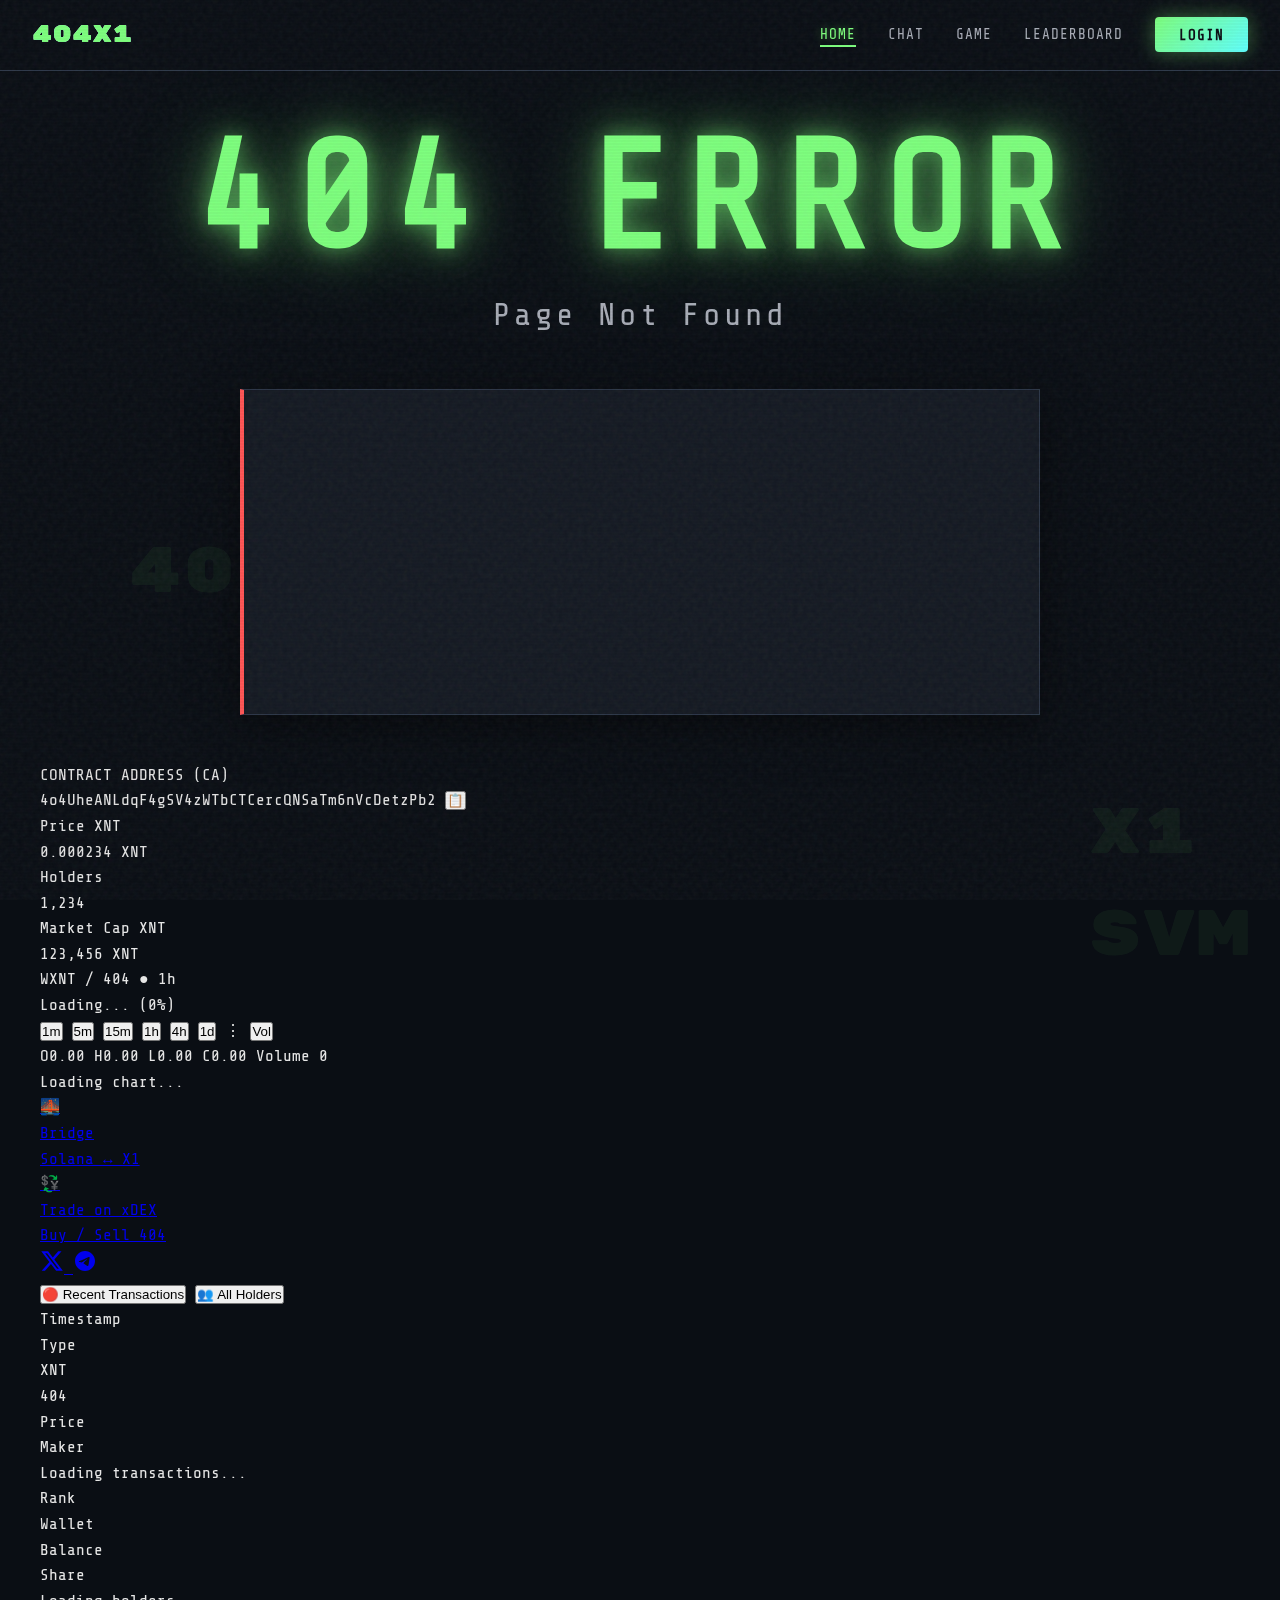
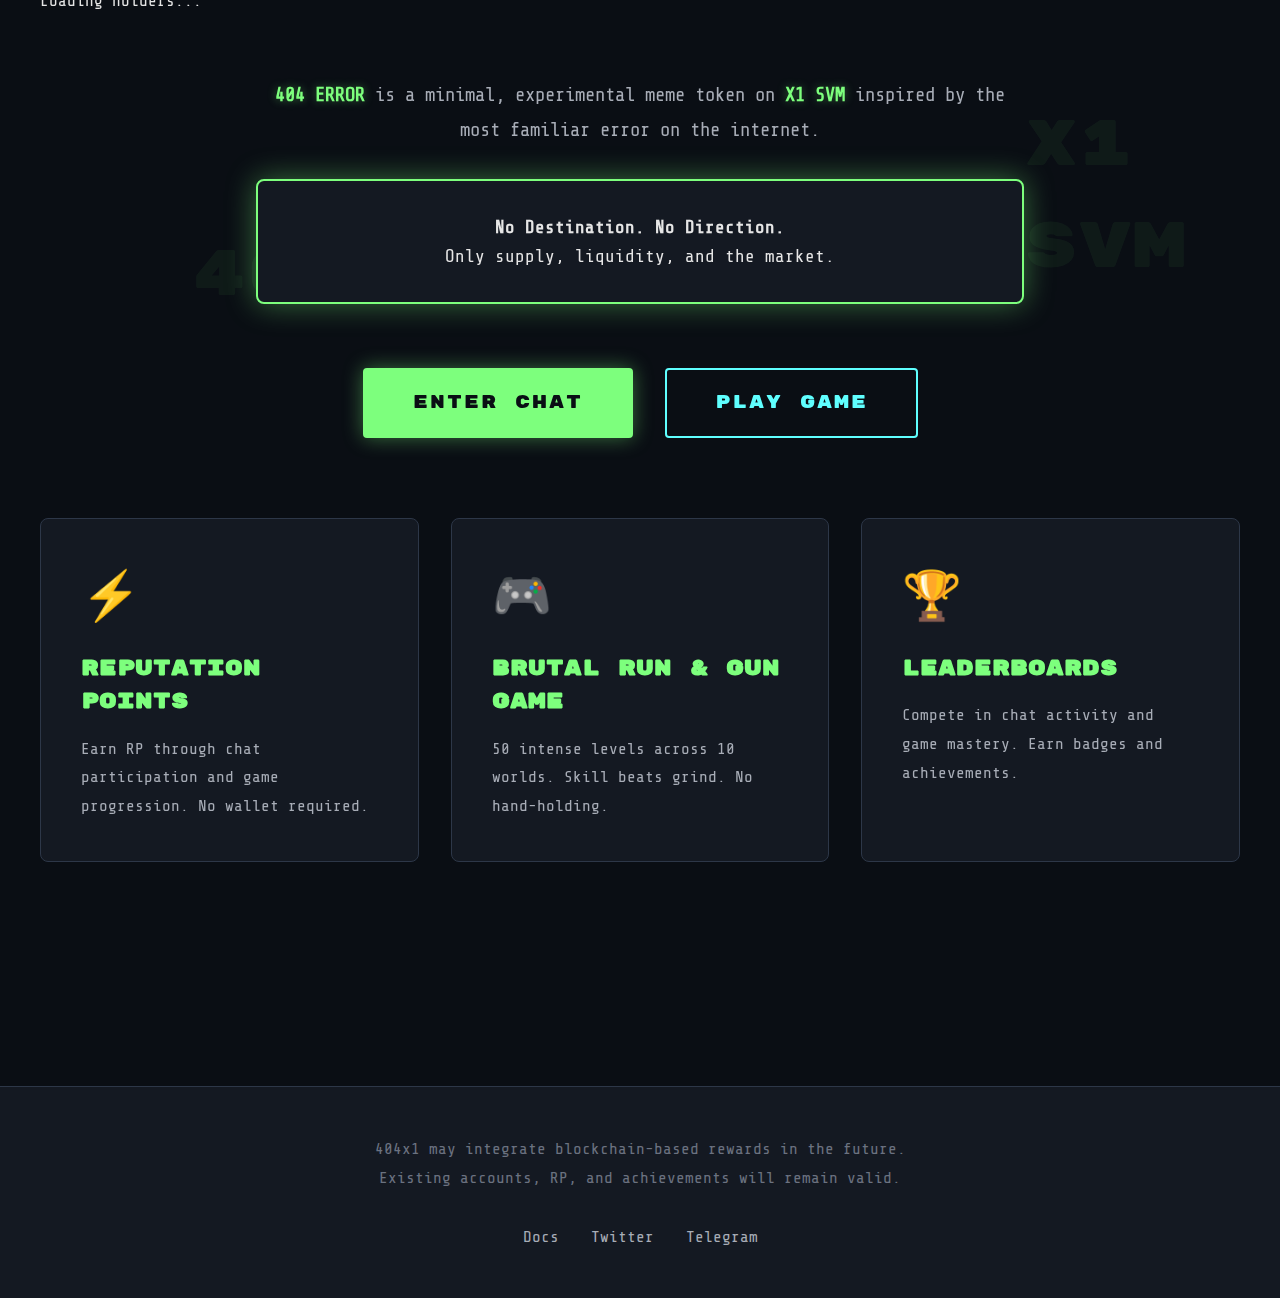
<file: index.html>
<!DOCTYPE html>
<html lang="en">
<head>
    <meta charset="UTF-8">
    <meta name="viewport" content="width=device-width, initial-scale=1.0">
    <title>404x1 - Error: Page Not Found</title>
    <link rel="stylesheet" href="css/styles.css">
    <link rel="preconnect" href="https://fonts.googleapis.com">
    <link rel="preconnect" href="https://fonts.gstatic.com" crossorigin>
    <link href="https://fonts.googleapis.com/css2?family=Rubik+Mono+One&family=Share+Tech+Mono&display=swap" rel="stylesheet">
</head>
<body>
    <div class="scanlines"></div>
    <div class="noise"></div>
    <div class="matrix-bg" id="matrixBg"></div>
    
    <nav class="navbar">
        <div class="nav-container">
            <div class="nav-logo">
                <span class="glitch" data-text="404x1">404x1</span>
            </div>
            <ul class="nav-menu">
                <li><a href="index.html" class="active">HOME</a></li>
                <li><a href="chat.html">CHAT</a></li>
                <li><a href="game.html">GAME</a></li>
                <li><a href="leaderboard.html">LEADERBOARD</a></li>
                <li><a href="#" class="nav-cta" id="authBtn">LOGIN</a></li>
            </ul>
        </div>
    </nav>

    <main class="hero">
        <div class="hero-content">
            <div class="hero-glitch-wrapper">
                <h1 class="hero-title glitch-large" data-text="404 ERROR">404 ERROR</h1>
                <p class="hero-subtitle">Page Not Found</p>
            </div>
            
            <div class="error-list">
                <div class="error-item" style="animation-delay: 0.1s">
                    <span class="error-code">Error 404 —</span>
                    <span class="error-text">Roadmap Not Found</span>
                </div>
                <div class="error-item" style="animation-delay: 0.2s">
                    <span class="error-code">Error 404 —</span>
                    <span class="error-text">Utility Not Found</span>
                </div>
                <div class="error-item" style="animation-delay: 0.3s">
                    <span class="error-code">Error 404 —</span>
                    <span class="error-text">Supply Expansion Not Found</span>
                </div>
                <div class="error-item" style="animation-delay: 0.4s">
                    <span class="error-code">Error 404 —</span>
                    <span class="error-text">Guarantees Not Found</span>
                </div>
                <div class="error-item" style="animation-delay: 0.5s">
                    <span class="error-code">Error 404 —</span>
                    <span class="error-text">Not Found</span>
                </div>
            </div>

            <!-- Token Info Section -->
            <div class="token-info-section">
                <!-- Contract Address -->
                <div class="ca-section">
                    <div class="ca-label">CONTRACT ADDRESS (CA)</div>
                    <div class="ca-box" id="caBox">
                        <span class="ca-address" id="caAddress">4o4UheANLdqF4gSV4zWTbCTCercQNSaTm6nVcDetzPb2</span>
                        <button class="copy-btn" id="copyBtn" title="Copy to clipboard">
                            <span id="copyIcon">📋</span>
                        </button>
                    </div>
                </div>

                <!-- Token Stats Grid -->
                <div class="token-stats-grid">
                    <div class="stat-card">
                        <div class="stat-label">Price XNT</div>
                        <div class="stat-value" id="priceXNT">Loading...</div>
                    </div>
                    <div class="stat-card">
                        <div class="stat-label">Holders</div>
                        <div class="stat-value" id="holders">Loading...</div>
                    </div>
                    <div class="stat-card">
                        <div class="stat-label">Market Cap XNT</div>
                        <div class="stat-value" id="marketCap">Loading...</div>
                    </div>
                </div>

                <!-- Live Candlestick Chart -->
                <div class="tradingview-container">
                    <div class="chart-header">
                        <div class="chart-pair-label">
                            <span class="chart-pair-name">WXNT / 404</span>
                            <span class="chart-dot">●</span>
                            <span class="chart-timeframe-label">1h</span>
                        </div>
                        <div class="chart-price-display">
                            <span class="chart-price" id="chartPrice">Loading...</span>
                            <span class="chart-price-change" id="chartPriceChange">(0%)</span>
                        </div>
                    </div>
                    <div class="chart-timeframes">
                        <button class="chart-tf-btn" data-tf="1">1m</button>
                        <button class="chart-tf-btn" data-tf="5">5m</button>
                        <button class="chart-tf-btn" data-tf="15">15m</button>
                        <button class="chart-tf-btn active" data-tf="60">1h</button>
                        <button class="chart-tf-btn" data-tf="240">4h</button>
                        <button class="chart-tf-btn" data-tf="1440">1d</button>
                        <span class="chart-tf-sep">⋮</span>
                        <button class="chart-tf-btn chart-vol-toggle" id="volToggle">Vol</button>
                    </div>
                    <div class="chart-ohlcv" id="chartOHLCV">
                        <span>O<span class="ohlc-val" id="ohlcO">0.00</span></span>
                        <span>H<span class="ohlc-val ohlc-high" id="ohlcH">0.00</span></span>
                        <span>L<span class="ohlc-val ohlc-low" id="ohlcL">0.00</span></span>
                        <span>C<span class="ohlc-val" id="ohlcC">0.00</span></span>
                        <span>Volume <span class="ohlc-val" id="ohlcV">0</span></span>
                    </div>
                    <div id="chartContainer" class="chart-canvas-container"><div class="chart-loading">Loading chart...</div></div>
                </div>

                <!-- Action Buttons -->
                <div class="action-buttons">
                    <a href="https://app.bridge.x1.xyz/" target="_blank" rel="noopener noreferrer" class="action-btn bridge-btn">
                        <span class="action-icon">🌉</span>
                        <div class="action-content">
                            <div class="action-title">Bridge</div>
                            <div class="action-subtitle">Solana ↔ X1</div>
                        </div>
                    </a>
                    <a href="https://app.xdex.xyz/swap?fromTokenAddress=4o4UheANLdqF4gSV4zWTbCTCercQNSaTm6nVcDetzPb2&toTokenAddress=111111111111111111111111111111111111111111" target="_blank" rel="noopener noreferrer" class="action-btn trade-btn">
                        <span class="action-icon">💱</span>
                        <div class="action-content">
                            <div class="action-title">Trade on xDEX</div>
                            <div class="action-subtitle">Buy / Sell 404</div>
                        </div>
                    </a>
                </div>

                <!-- Social Links -->
                <div class="social-icons">
                    <a href="https://x.com/rkbehelvi" target="_blank" rel="noopener noreferrer" class="social-icon twitter" title="Twitter">
                        <svg viewBox="0 0 24 24" fill="currentColor" width="24" height="24">
                            <path d="M18.244 2.25h3.308l-7.227 8.26 8.502 11.24H16.17l-5.214-6.817L4.99 21.75H1.68l7.73-8.835L1.254 2.25H8.08l4.713 6.231zm-1.161 17.52h1.833L7.084 4.126H5.117z"/>
                        </svg>
                    </a>
                    <a href="https://t.me/+jpYK0gMfA5o1MGFk" target="_blank" rel="noopener noreferrer" class="social-icon telegram" title="Telegram">
                        <svg viewBox="0 0 24 24" fill="currentColor" width="24" height="24">
                            <path d="M12 2C6.48 2 2 6.48 2 12s4.48 10 10 10 10-4.48 10-10S17.52 2 12 2zm4.64 6.8c-.15 1.58-.8 5.42-1.13 7.19-.14.75-.42 1-.68 1.03-.58.05-1.02-.38-1.58-.75-.88-.58-1.38-.94-2.23-1.5-.99-.65-.35-1.01.22-1.59.15-.15 2.71-2.48 2.76-2.69a.2.2 0 0 0-.05-.18c-.06-.05-.14-.03-.21-.02-.09.02-1.49.95-4.22 2.79-.4.27-.76.41-1.08.4-.36-.01-1.04-.2-1.55-.37-.63-.2-1.12-.31-1.08-.66.02-.18.27-.36.74-.55 2.92-1.27 4.86-2.11 5.83-2.51 2.78-1.16 3.35-1.36 3.73-1.36.08 0 .27.02.39.12.1.08.13.19.14.27-.01.06.01.24 0 .38z"/>
                        </svg>
                    </a>
                </div>

                <!-- Live Data Feed — Tabbed -->
                <div class="live-data-feed">
                    <!-- Tab buttons -->
                    <div class="feed-tabs">
                        <button class="feed-tab active" data-feed="transactions">🔴 Recent Transactions</button>
                        <button class="feed-tab" data-feed="holders">👥 All Holders</button>
                    </div>

                    <!-- Transactions panel -->
                    <div class="feed-panel active" id="feedTransactions">
                        <div class="transaction-header">
                            <div>Timestamp</div>
                            <div>Type</div>
                            <div>XNT</div>
                            <div>404</div>
                            <div>Price</div>
                            <div>Maker</div>
                        </div>
                        <div class="transaction-list" id="transactionList">
                            <div class="loading-more">Loading transactions...</div>
                        </div>
                    </div>

                    <!-- Holders panel -->
                    <div class="feed-panel" id="feedHolders">
                        <div class="holder-header">
                            <div>Rank</div>
                            <div>Wallet</div>
                            <div>Balance</div>
                            <div>Share</div>
                        </div>
                        <div class="holder-list" id="holderList">
                            <div class="loading-more">Loading holders...</div>
                        </div>
                    </div>
                </div>
            </div>

            <div class="token-description">
                <p class="token-intro">
                    <span class="highlight">404 ERROR</span> is a minimal, experimental meme token on <span class="highlight">X1 SVM</span> 
                    inspired by the most familiar error on the internet.
                </p>
                <p class="token-philosophy">
                    <strong>No Destination. No Direction.</strong><br>
                    Only supply, liquidity, and the market.
                </p>
            </div>

            <div class="cta-section">
                <a href="chat.html" class="cta-button primary">
                    <span>ENTER CHAT</span>
                    <div class="button-glow"></div>
                </a>
                <a href="game.html" class="cta-button secondary">
                    <span>PLAY GAME</span>
                    <div class="button-glow"></div>
                </a>
            </div>

            <div class="rp-info">
                <div class="rp-card">
                    <div class="rp-icon">⚡</div>
                    <h3>Reputation Points</h3>
                    <p>Earn RP through chat participation and game progression. No wallet required.</p>
                </div>
                <div class="rp-card">
                    <div class="rp-icon">🎮</div>
                    <h3>Brutal Run & Gun Game</h3>
                    <p>50 intense levels across 10 worlds. Skill beats grind. No hand-holding.</p>
                </div>
                <div class="rp-card">
                    <div class="rp-icon">🏆</div>
                    <h3>Leaderboards</h3>
                    <p>Compete in chat activity and game mastery. Earn badges and achievements.</p>
                </div>
            </div>
        </div>

        <div class="floating-elements">
            <div class="float-item" style="left: 10%; top: 20%; animation-delay: 0s">404 ERROR</div>
            <div class="float-item" style="left: 85%; top: 30%; animation-delay: 2s">X1 SVM</div>
            <div class="float-item" style="left: 15%; top: 70%; animation-delay: 4s">404 ERROR</div>
            <div class="float-item" style="left: 80%; top: 65%; animation-delay: 6s">X1 SVM</div>
        </div>
    </main>

    <footer class="footer">
        <div class="footer-content">
            <p class="footer-note">
                404x1 may integrate blockchain-based rewards in the future.<br>
                Existing accounts, RP, and achievements will remain valid.
            </p>
            <div class="footer-links">
                <a href="docs.html">Docs</a>
                <a href="https://x.com/rkbehelvi" target="_blank" rel="noopener noreferrer">Twitter</a>
                <a href="https://t.me/+jpYK0gMfA5o1MGFk" target="_blank" rel="noopener noreferrer">Telegram</a>
            </div>
        </div>
    </footer>

    <!-- Auth Modal -->
    <div class="modal" id="authModal">
        <div class="modal-content">
            <span class="modal-close" id="modalClose">&times;</span>
            <div class="auth-container">
                <h2 class="glitch" data-text="CONNECT WALLET">CONNECT WALLET</h2>
                
                <div class="wallet-info">
                    <p>Connect your wallet to access the platform</p>
                </div>

                <div class="wallet-buttons">
                    <button class="wallet-btn recommended" id="connectX1Wallet">
                        <span class="wallet-icon">⭐</span>
                        <span>X1 Wallet (Recommended)</span>
                        <div class="button-glow"></div>
                    </button>
                    
                    <button class="wallet-btn" id="connectPhantomWallet">
                        <span class="wallet-icon">👻</span>
                        <span>Phantom Wallet</span>
                        <div class="button-glow"></div>
                    </button>
                    
                    <button class="wallet-btn" id="connectBackpackWallet">
                        <span class="wallet-icon">🎒</span>
                        <span>Backpack Wallet</span>
                        <div class="button-glow"></div>
                    </button>
                    
                    <button class="wallet-btn" id="connectMetaMaskWallet">
                        <span class="wallet-icon">🦊</span>
                        <span>MetaMask</span>
                        <div class="button-glow"></div>
                    </button>
                </div>

                <div class="username-setup hidden" id="usernameSetup">
                    <h3>Set Your Username</h3>
                    <p class="warning-text">⚠️ Username is PERMANENT and cannot be changed!</p>
                    
                    <div class="form-group">
                        <label>CHAT NAME (3-16 chars, permanent)</label>
                        <input type="text" id="chatNameInput" placeholder="username" pattern="[a-zA-Z0-9_]{3,16}" required>
                    </div>
                    <div class="form-group">
                        <label>GAME NAME (3-16 chars, permanent)</label>
                        <input type="text" id="gameNameInput" placeholder="playername" pattern="[a-zA-Z0-9_]{3,16}" required>
                    </div>
                    <button class="submit-btn" id="confirmUsernameBtn">
                        <span>CONFIRM & LOCK USERNAME</span>
                        <div class="button-glow"></div>
                    </button>
                </div>

                <div class="wallet-note">
                    <p>Don't have X1 Wallet? <a href="https://chromewebstore.google.com/detail/kcfmcpdmlchhbikbogddmgopmjbflnae" target="_blank" rel="noopener noreferrer" style="color: var(--accent-green); text-decoration: underline;">Install Here</a></p>
                </div>
            </div>
        </div>
    </div>

    <!-- LightweightCharts loaded inside chart iframe (isolated from SES) -->
    <script src="js/script.js"></script>
</body>
</html>
</file>
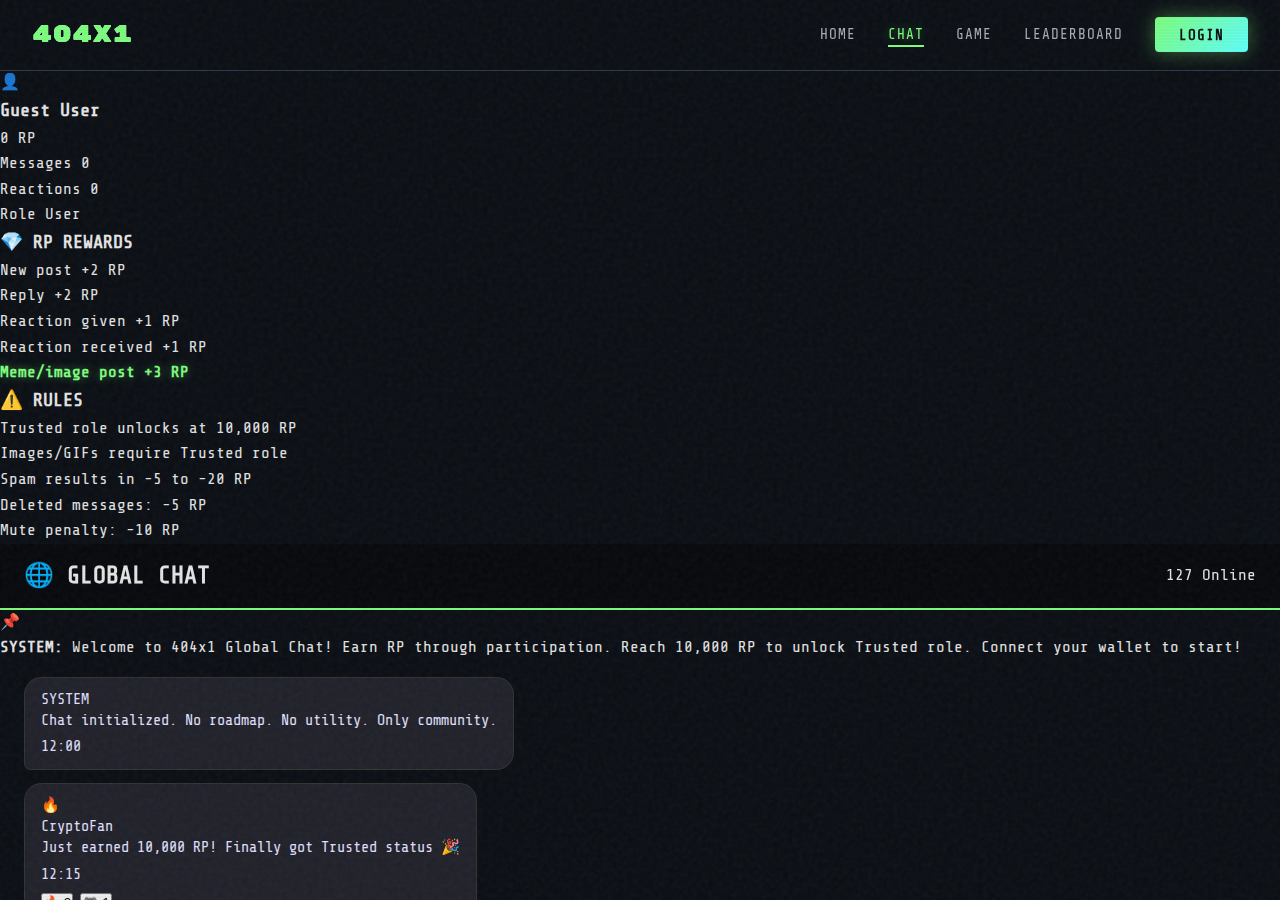
<file: chat.html>
<!DOCTYPE html>
<html lang="en">
<head>
    <meta charset="UTF-8">
    <meta name="viewport" content="width=device-width, initial-scale=1.0">
    <title>Global Chat - 404x1</title>
    <link rel="stylesheet" href="css/styles.css">
    <link rel="stylesheet" href="css/chat.css">
    <link rel="preconnect" href="https://fonts.googleapis.com">
    <link rel="preconnect" href="https://fonts.gstatic.com" crossorigin>
    <link href="https://fonts.googleapis.com/css2?family=Rubik+Mono+One&family=Share+Tech+Mono&display=swap" rel="stylesheet">
</head>
<body>
    <div class="scanlines"></div>
    <div class="noise"></div>
    
    <nav class="navbar">
        <div class="nav-container">
            <div class="nav-logo">
                <span class="glitch" data-text="404x1">404x1</span>
            </div>
            <ul class="nav-menu">
                <li><a href="index.html">HOME</a></li>
                <li><a href="chat.html" class="active">CHAT</a></li>
                <li><a href="game.html">GAME</a></li>
                <li><a href="leaderboard.html">LEADERBOARD</a></li>
                <li><a href="#" class="nav-cta" id="authBtn">LOGIN</a></li>
            </ul>
        </div>
    </nav>

    <main class="chat-page">
        <div class="chat-container">
            <!-- Sidebar -->
            <aside class="chat-sidebar">
                <div class="user-profile">
                    <div class="profile-header">
                        <div class="profile-avatar">👤</div>
                        <div class="profile-info">
                            <h3 id="username">Guest User</h3>
                            <p class="rp-display"><span class="rp-value">0</span> RP</p>
                        </div>
                    </div>
                    <div class="profile-stats">
                        <div class="stat-item">
                            <span class="stat-label">Messages</span>
                            <span class="stat-value" id="messageCount">0</span>
                        </div>
                        <div class="stat-item">
                            <span class="stat-label">Reactions</span>
                            <span class="stat-value" id="reactionCount">0</span>
                        </div>
                        <div class="stat-item">
                            <span class="stat-label">Role</span>
                            <span class="stat-value role-badge" id="userRole">User</span>
                        </div>
                    </div>
                </div>

                <div class="rp-rewards">
                    <h3>💎 RP REWARDS</h3>
                    <div class="reward-list">
                        <div class="reward-item">
                            <span class="reward-action">New post</span>
                            <span class="reward-rp">+2 RP</span>
                        </div>
                        <div class="reward-item">
                            <span class="reward-action">Reply</span>
                            <span class="reward-rp">+2 RP</span>
                        </div>
                        <div class="reward-item">
                            <span class="reward-action">Reaction given</span>
                            <span class="reward-rp">+1 RP</span>
                        </div>
                        <div class="reward-item">
                            <span class="reward-action">Reaction received</span>
                            <span class="reward-rp">+1 RP</span>
                        </div>
                        <div class="reward-item highlight">
                            <span class="reward-action">Meme/image post</span>
                            <span class="reward-rp">+3 RP</span>
                        </div>
                    </div>
                </div>

                <div class="chat-rules">
                    <h3>⚠️ RULES</h3>
                    <ul>
                        <li>Trusted role unlocks at 10,000 RP</li>
                        <li>Images/GIFs require Trusted role</li>
                        <li>Spam results in -5 to -20 RP</li>
                        <li>Deleted messages: -5 RP</li>
                        <li>Mute penalty: -10 RP</li>
                    </ul>
                </div>
            </aside>

            <!-- Main Chat Area -->
            <div class="chat-main">
                <div class="chat-header">
                    <h2>🌐 GLOBAL CHAT</h2>
                    <div class="chat-info">
                        <span class="online-count">
                            <span class="status-dot"></span>
                            <span id="onlineUsers">127</span> Online
                        </span>
                    </div>
                </div>

                <!-- Pinned Messages -->
                <div class="pinned-messages">
                    <div class="pinned-icon">📌</div>
                    <div class="pinned-content">
                        <strong>SYSTEM:</strong> Welcome to 404x1 Global Chat! Earn RP through participation. Reach 10,000 RP to unlock Trusted role. Connect your wallet to start!
                    </div>
                </div>

                <!-- Messages Container -->
                <div class="messages-container" id="messages-container">
                    <div class="message system-message">
                        <div class="message-content">
                            <span class="message-author system">SYSTEM</span>
                            <span class="message-text">Chat initialized. No roadmap. No utility. Only community.</span>
                            <span class="message-time">12:00</span>
                        </div>
                    </div>

                    <!-- Sample messages -->
                    <div class="message">
                        <div class="message-avatar">🔥</div>
                        <div class="message-content">
                            <span class="message-author">CryptoFan</span>
                            <span class="message-text">Just earned 10,000 RP! Finally got Trusted status 🎉</span>
                            <span class="message-time">12:15</span>
                        </div>
                        <div class="message-reactions">
                            <button class="reaction">🔥 3</button>
                            <button class="reaction">🎮 1</button>
                        </div>
                    </div>

                    <div class="message">
                        <div class="message-avatar">⚡</div>
                        <div class="message-content">
                            <span class="message-author trusted">TrustedUser</span>
                            <span class="message-text">Welcome to the community! Make sure to check out the game - it's brutal but worth it</span>
                            <span class="message-time">12:16</span>
                        </div>
                        <div class="message-reactions">
                            <button class="reaction">👍 5</button>
                        </div>
                    </div>

                    <div class="message reply-message">
                        <div class="message-avatar">💎</div>
                        <div class="message-content">
                            <div class="reply-reference">
                                Replying to <strong>TrustedUser</strong>
                            </div>
                            <span class="message-author">GameMaster</span>
                            <span class="message-text">Beat world 3 yesterday. The difficulty curve is insane!</span>
                            <span class="message-time">12:18</span>
                        </div>
                        <div class="message-reactions">
                            <button class="reaction">💪 2</button>
                            <button class="reaction">🎮 4</button>
                        </div>
                    </div>
                </div>

                <!-- Chat Input -->
                <div class="chat-input-container">
                    <div class="chat-input-wrapper">
                        <button class="input-btn" id="emojiBtn" title="Emoji">😊</button>
                        <button class="input-btn" id="imageBtn" title="Image (Trusted only)" disabled>🖼️</button>
                        <input 
                            type="text" 
                            id="messageInput" 
                            class="chat-input" 
                            placeholder="Type your message... (Login required)"
                            disabled
                        >
                        <button class="send-btn" id="sendBtn" disabled>
                            <span>SEND</span>
                        </button>
                    </div>
                    <div class="input-info">
                        <span class="char-count"><span id="charCount">0</span>/500</span>
                        <span class="slow-mode">⏱️ Slow mode: 3s</span>
                    </div>
                </div>
            </div>
        </div>
    </main>

    <script src="js/auth.js"></script>
<script src="js/chat.js"></script>
</body>
</html>
</file>
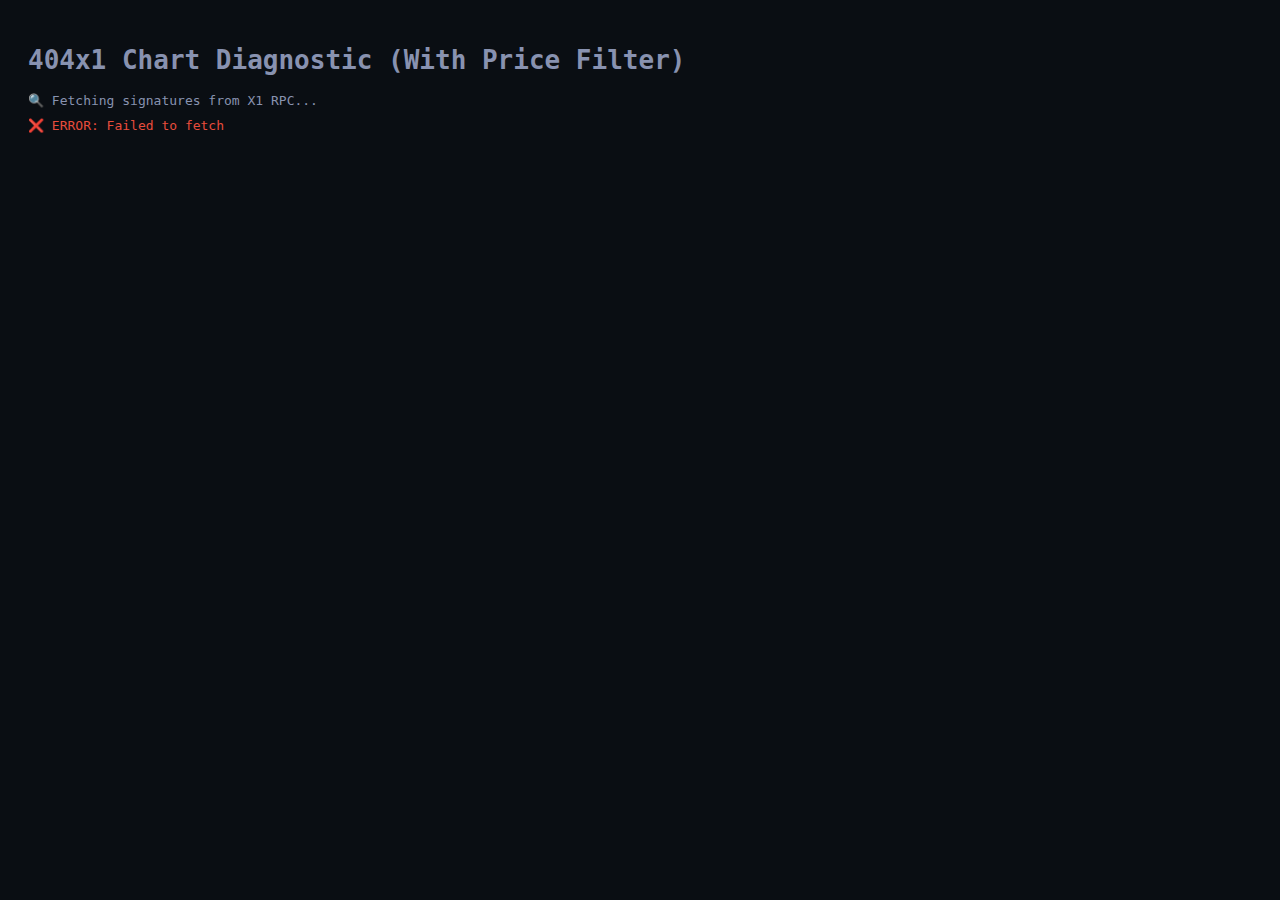
<file: diagnostic.html>
<!DOCTYPE html>
<html lang="en">
<head>
    <meta charset="UTF-8">
    <meta name="viewport" content="width=device-width, initial-scale=1.0">
    <title>Chart Diagnostic (Fixed)</title>
    <style>
        body {
            font-family: monospace;
            background: #0a0e13;
            color: #8892b0;
            padding: 20px;
        }
        .status { margin: 10px 0; }
        .success { color: #4ecca3; }
        .error { color: #e74c3c; }
        .warning { color: #f39c12; }
        .filtered { color: #f39c12; font-style: italic; }
        pre { background: #1a1f2e; padding: 10px; overflow-x: auto; }
    </style>
</head>
<body>
    <h1>404x1 Chart Diagnostic (With Price Filter)</h1>
    <div id="output"></div>
    
    <script>
        const TOKEN_CA = '4o4UheANLdqF4gSV4zWTbCTCercQNSaTm6nVcDetzPb2';
        const WXNT_ADDRESS = 'So11111111111111111111111111111111111111112';
        const X1_RPC = 'https://rpc.mainnet.x1.xyz/';
        const output = document.getElementById('output');
        
        function log(msg, type = 'status') {
            const div = document.createElement('div');
            div.className = `status ${type}`;
            div.innerHTML = msg;
            output.appendChild(div);
        }
        
        function getHumanAmount(balance) {
            const amt = balance.uiTokenAmount?.uiAmount;
            if (amt !== undefined && amt !== null) return parseFloat(amt);
            return 0;
        }
        
        async function testChart() {
            try {
                log('🔍 Fetching signatures from X1 RPC...', 'status');
                
                const sigRes = await fetch(X1_RPC, {
                    method: 'POST',
                    headers: { 'Content-Type': 'application/json' },
                    body: JSON.stringify({ 
                        jsonrpc: '2.0', 
                        id: 1, 
                        method: 'getSignaturesForAddress', 
                        params: [TOKEN_CA, { limit: 20 }] 
                    })
                });
                
                const sigData = await sigRes.json();
                
                if (!sigData.result || sigData.result.length === 0) {
                    log('❌ No signatures found for token: ' + TOKEN_CA, 'error');
                    return;
                }
                
                log(`✅ Found ${sigData.result.length} signatures`, 'success');
                
                log('📊 Fetching and parsing transactions with PRICE FILTER...', 'status');
                log('⚠️  Filtering out prices < 0.0001 or > 0.1 XNT (anomalous trades)', 'warning');
                const trades = [];
                let filteredCount = 0;
                
                for (let i = 0; i < Math.min(10, sigData.result.length); i++) {
                    const sig = sigData.result[i].signature;
                    log(`Fetching tx ${i+1}: ${sig.substring(0, 16)}...`, 'status');
                    
                    const txRes = await fetch(X1_RPC, {
                        method: 'POST',
                        headers: { 'Content-Type': 'application/json' },
                        body: JSON.stringify({ 
                            jsonrpc: '2.0', 
                            id: 2, 
                            method: 'getTransaction', 
                            params: [sig, { encoding: 'jsonParsed', maxSupportedTransactionVersion: 0 }] 
                        })
                    });
                    
                    const txData = await txRes.json();
                    
                    if (!txData.result || !txData.result.meta) {
                        log(`  ⚠️  No result/meta for tx ${i+1}`, 'warning');
                        continue;
                    }
                    
                    const meta = txData.result.meta;
                    const blockTime = txData.result.blockTime;
                    
                    if (!meta.postTokenBalances || !meta.preTokenBalances) {
                        log(`  ⚠️  No token balances for tx ${i+1}`, 'warning');
                        continue;
                    }
                    
                    // Calculate 404 token amount
                    let token404 = 0;
                    meta.postTokenBalances.forEach(postB => {
                        if (postB.mint !== TOKEN_CA) return;
                        const preB = meta.preTokenBalances.find(p => 
                            p.accountIndex === postB.accountIndex && p.mint === TOKEN_CA
                        );
                        const change = Math.abs(getHumanAmount(postB) - (preB ? getHumanAmount(preB) : 0));
                        if (change > token404) token404 = change;
                    });
                    
                    // Calculate XNT amount
                    let xnt = 0;
                    meta.postTokenBalances.forEach(postB => {
                        if (postB.mint !== WXNT_ADDRESS) return;
                        const preB = meta.preTokenBalances.find(p => 
                            p.accountIndex === postB.accountIndex && p.mint === WXNT_ADDRESS
                        );
                        const change = Math.abs(getHumanAmount(postB) - (preB ? getHumanAmount(preB) : 0));
                        if (change > xnt) xnt = change;
                    });
                    
                    // Fallback to native SOL balance changes
                    if (xnt === 0 && meta.preBalances && meta.postBalances) {
                        let maxDiff = 0;
                        for (let j = 0; j < meta.preBalances.length; j++) {
                            const diff = Math.abs(meta.postBalances[j] - meta.preBalances[j]) / 1e9;
                            if (diff > maxDiff) maxDiff = diff;
                        }
                        if (maxDiff > 0.0005) xnt = maxDiff;
                    }
                    
                    if (xnt > 0 && token404 > 0.01) {
                        const price = xnt / token404;
                        
                        // *** PRICE FILTER ***
                        if (price < 0.0001 || price > 0.1) {
                            filteredCount++;
                            log(`  🚫 FILTERED ${i+1}: Price ${price.toFixed(8)} is out of range (${token404.toFixed(2)} 404 for ${xnt.toFixed(6)} XNT)`, 'filtered');
                            continue;
                        }
                        
                        const date = new Date(blockTime * 1000).toISOString();
                        trades.push({ time: blockTime, price, xnt, token404, date });
                        log(`  ✅ Trade ${trades.length}: ${token404.toFixed(2)} 404 for ${xnt.toFixed(6)} XNT = ${price.toFixed(8)} XNT per 404`, 'success');
                        log(`      Time: ${date}`, 'status');
                    } else {
                        log(`  ⚠️  Tx ${i+1}: Invalid trade (404=${token404.toFixed(2)}, XNT=${xnt.toFixed(6)})`, 'warning');
                    }
                }
                
                if (filteredCount > 0) {
                    log(`\n🚫 Filtered out ${filteredCount} anomalous trades`, 'warning');
                }
                
                if (trades.length === 0) {
                    log('❌ No valid trades found after filtering', 'error');
                    log('This means the chart will be empty!', 'error');
                } else {
                    log(`\n✅ SUCCESS: Found ${trades.length} valid trades`, 'success');
                    log('Chart should display candles with these trades:', 'success');
                    
                    const pre = document.createElement('pre');
                    pre.textContent = JSON.stringify(trades, null, 2);
                    output.appendChild(pre);
                    
                    // Create candlestick data
                    const tfSec = 60 * 60; // 1 hour
                    const buckets = {};
                    trades.forEach(t => {
                        const b = Math.floor(t.time / tfSec) * tfSec;
                        if (!buckets[b]) {
                            buckets[b] = { 
                                time: b, 
                                open: t.price, 
                                high: t.price, 
                                low: t.price, 
                                close: t.price, 
                                volume: 0 
                            };
                        }
                        const c = buckets[b];
                        c.high = Math.max(c.high, t.price);
                        c.low = Math.min(c.low, t.price);
                        c.close = t.price;
                        c.volume += t.token404;
                    });
                    
                    const candles = Object.values(buckets);
                    log(`\n📊 Candlestick data (${candles.length} candles):`, 'success');
                    
                    const pre2 = document.createElement('pre');
                    pre2.textContent = JSON.stringify(candles, null, 2);
                    output.appendChild(pre2);
                    
                    // Show price range
                    if (candles.length > 0) {
                        const allPrices = candles.flatMap(c => [c.high, c.low]);
                        const minPrice = Math.min(...allPrices);
                        const maxPrice = Math.max(...allPrices);
                        log(`\n📈 Price range: ${minPrice.toFixed(8)} to ${maxPrice.toFixed(8)} XNT`, 'success');
                        log(`Price variation: ${((maxPrice - minPrice) / minPrice * 100).toFixed(2)}%`, 'success');
                    }
                }
                
            } catch (error) {
                log('❌ ERROR: ' + error.message, 'error');
                console.error(error);
            }
        }
        
        testChart();
    </script>
</body>
</html>
</file>
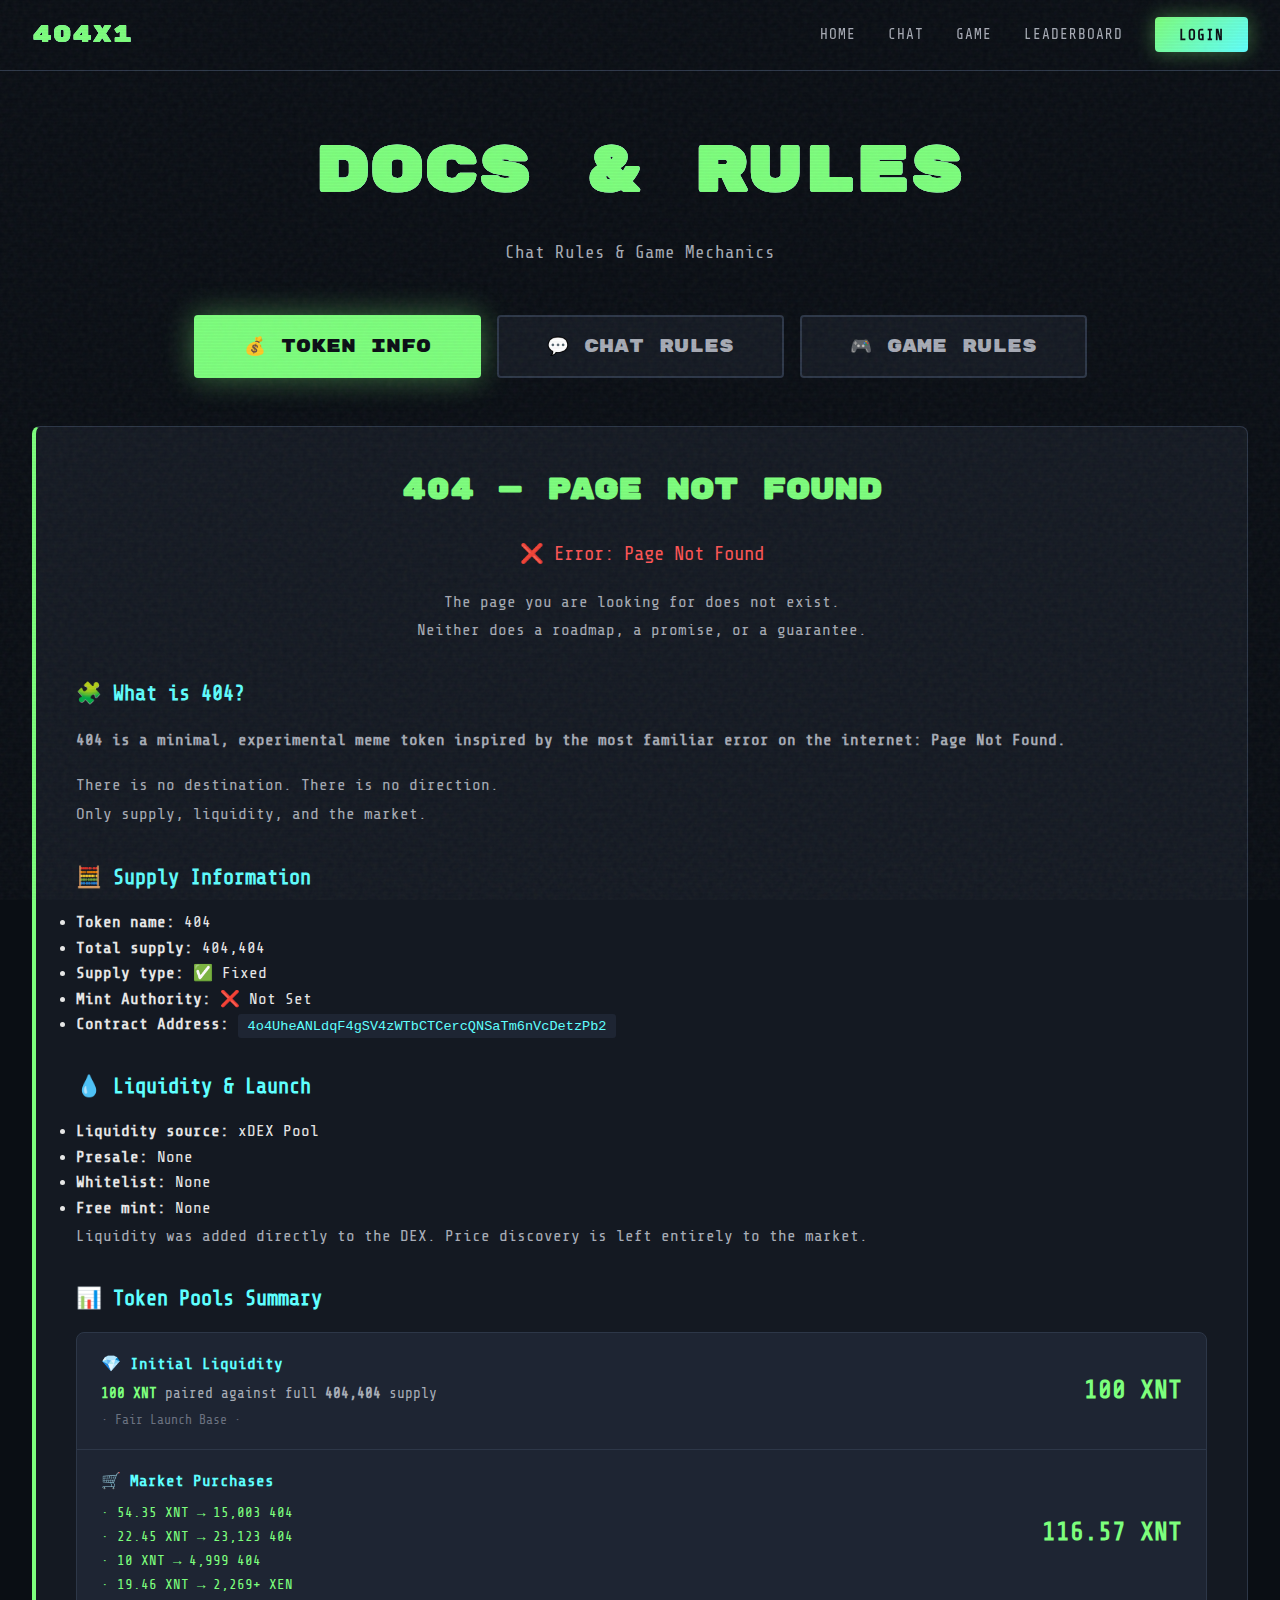
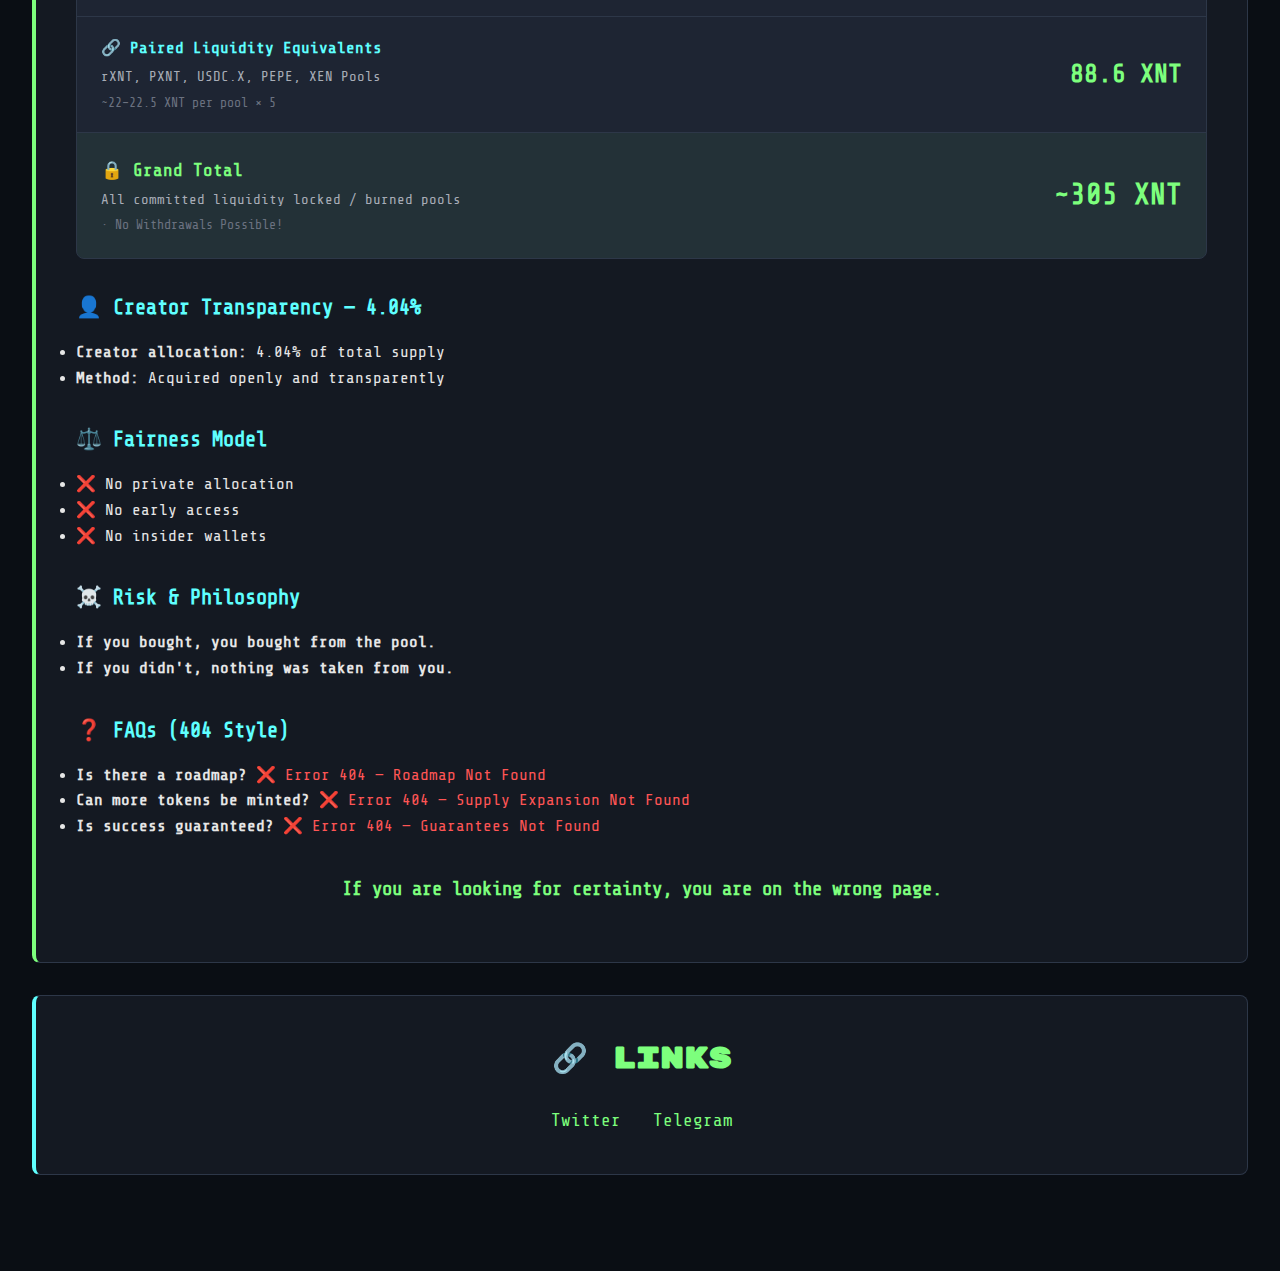
<file: docs.html>
<!DOCTYPE html>
<html lang="en">
<head>
    <meta charset="UTF-8">
    <meta name="viewport" content="width=device-width, initial-scale=1.0">
    <title>Docs & Rules - 404x1</title>
    <link rel="stylesheet" href="css/styles.css">
    <link rel="preconnect" href="https://fonts.googleapis.com">
    <link rel="preconnect" href="https://fonts.gstatic.com" crossorigin>
    <link href="https://fonts.googleapis.com/css2?family=Rubik+Mono+One&family=Share+Tech+Mono&display=swap" rel="stylesheet">
    <style>
        .docs-page {
            min-height: 100vh;
            padding: 120px 2rem 4rem;
        }
        .docs-container {
            max-width: 1400px;
            margin: 0 auto;
        }
        .docs-header {
            text-align: center;
            margin-bottom: 3rem;
        }
        .docs-header h1 {
            font-size: clamp(3rem, 8vw, 4rem);
            color: var(--accent-green);
            margin-bottom: 1rem;
        }
        
        /* Tab Navigation */
        .rules-tabs {
            display: flex;
            gap: 1rem;
            justify-content: center;
            margin-bottom: 3rem;
        }
        .rule-tab {
            padding: 1.2rem 3rem;
            background: var(--bg-secondary);
            border: 2px solid var(--border-color);
            color: var(--text-secondary);
            font-family: 'Rubik Mono One', sans-serif;
            font-size: 1.1rem;
            cursor: pointer;
            transition: all 0.3s ease;
            border-radius: 4px;
        }
        .rule-tab:hover {
            border-color: var(--accent-green);
            color: var(--accent-green);
        }
        .rule-tab.active {
            background: var(--accent-green);
            border-color: var(--accent-green);
            color: var(--bg-primary);
            box-shadow: 0 0 30px var(--glow-green);
        }
        
        /* Content Areas */
        .rules-content {
            display: none;
        }
        .rules-content.active {
            display: block;
        }
        
        .docs-section {
            background: var(--bg-secondary);
            border: 1px solid var(--border-color);
            border-left: 4px solid var(--accent-green);
            border-radius: 8px;
            padding: 2.5rem;
            margin-bottom: 2rem;
        }
        .docs-section h2 {
            color: var(--accent-green);
            font-family: 'Rubik Mono One', sans-serif;
            font-size: 1.8rem;
            margin-bottom: 1.5rem;
        }
        .docs-section h3 {
            color: var(--accent-cyan);
            font-size: 1.3rem;
            margin: 2rem 0 1rem;
        }
        .docs-section p {
            color: var(--text-secondary);
            line-height: 1.8;
            margin-bottom: 1rem;
        }
        .rules-list {
            list-style: none;
            padding: 0;
        }
        .rules-list li {
            padding: 1rem;
            margin: 0.8rem 0;
            background: var(--bg-tertiary);
            border-left: 3px solid var(--accent-cyan);
            border-radius: 4px;
            color: var(--text-primary);
        }
        .rules-list li strong {
            color: var(--accent-green);
        }
        .rp-table {
            width: 100%;
            border-collapse: collapse;
            margin: 1.5rem 0;
        }
        .rp-table th,
        .rp-table td {
            padding: 1rem;
            text-align: left;
            border-bottom: 1px solid var(--border-color);
        }
        .rp-table th {
            background: var(--bg-tertiary);
            color: var(--accent-green);
            font-weight: bold;
        }
        .rp-table td {
            color: var(--text-secondary);
        }
        .positive {
            color: var(--accent-green);
            font-weight: bold;
        }
        .negative {
            color: var(--error-red);
            font-weight: bold;
        }
        .warning-box {
            background: rgba(255, 85, 85, 0.1);
            border: 2px solid var(--error-red);
            border-radius: 8px;
            padding: 1.5rem;
            margin: 1.5rem 0;
            color: var(--error-red);
        }
        .info-box {
            background: rgba(125, 255, 125, 0.05);
            border: 2px solid var(--accent-green);
            border-radius: 8px;
            padding: 1.5rem;
            margin: 1.5rem 0;
            color: var(--text-primary);
        }
    </style>
</head>
<body>
    <div class="scanlines"></div>
    <div class="noise"></div>
    
    <nav class="navbar">
        <div class="nav-container">
            <div class="nav-logo">
                <span class="glitch" data-text="404x1">404x1</span>
            </div>
            <ul class="nav-menu">
                <li><a href="index.html">HOME</a></li>
                <li><a href="chat.html">CHAT</a></li>
                <li><a href="game.html">GAME</a></li>
                <li><a href="leaderboard.html">LEADERBOARD</a></li>
                <li><a href="#" class="nav-cta" id="authBtn">LOGIN</a></li>
            </ul>
        </div>
    </nav>

    <main class="docs-page">
        <div class="docs-container">
            <div class="docs-header">
                <h1 class="glitch" data-text="DOCS & RULES">DOCS & RULES</h1>
                <p style="color: var(--text-secondary); font-size: 1.1rem;">
                    Chat Rules & Game Mechanics
                </p>
            </div>

            <!-- Tab Navigation -->
            <div class="rules-tabs">
                <button class="rule-tab active" data-tab="token">💰 TOKEN INFO</button>
                <button class="rule-tab" data-tab="chat">💬 CHAT RULES</button>
                <button class="rule-tab" data-tab="game">🎮 GAME RULES</button>
            </div>

            <!-- Token Info Content -->
            <div class="rules-content active" id="tokenInfo">
                <div class="docs-section">
                    <h2 style="text-align: center; color: var(--accent-green);">404 — Page Not Found</h2>
                    <p style="text-align: center; color: var(--error-red); font-size: 1.2rem;">❌ Error: Page Not Found</p>
                    <p style="text-align: center; color: var(--text-secondary); margin-bottom: 2rem;">The page you are looking for does not exist.<br>Neither does a roadmap, a promise, or a guarantee.</p>
                    
                    <h3>🧩 What is 404?</h3>
                    <p><strong>404 is a minimal, experimental meme token inspired by the most familiar error on the internet: Page Not Found.</strong></p>
                    <p>There is no destination. There is no direction.<br>Only supply, liquidity, and the market.</p>
                    
                    <h3>🧮 Supply Information</h3>
                    <ul>
                        <li><strong>Token name:</strong> 404</li>
                        <li><strong>Total supply:</strong> 404,404</li>
                        <li><strong>Supply type:</strong> ✅ Fixed</li>
                        <li><strong>Mint Authority:</strong> ❌ Not Set</li>
                        <li><strong>Contract Address:</strong> <code style="background: var(--bg-tertiary); padding: 0.3rem 0.6rem; border-radius: 3px; font-size: 0.85rem; color: var(--accent-cyan);">4o4UheANLdqF4gSV4zWTbCTCercQNSaTm6nVcDetzPb2</code></li>
                    </ul>
                    
                    <h3>💧 Liquidity & Launch</h3>
                    <ul>
                        <li><strong>Liquidity source:</strong> xDEX Pool</li>
                        <li><strong>Presale:</strong> None</li>
                        <li><strong>Whitelist:</strong> None</li>
                        <li><strong>Free mint:</strong> None</li>
                    </ul>
                    <p>Liquidity was added directly to the DEX. Price discovery is left entirely to the market.</p>

                    <h3>📊 Token Pools Summary</h3>
                    <div style="background: var(--bg-tertiary); border: 1px solid var(--border-color); border-radius: 8px; overflow: hidden; margin: 1rem 0;">
                        <!-- Initial Liquidity -->
                        <div style="padding: 1.2rem 1.5rem; border-bottom: 1px solid var(--border-color); display: flex; justify-content: space-between; align-items: center;">
                            <div>
                                <div style="color: var(--accent-cyan); font-weight: bold; font-size: 1rem; margin-bottom: 0.3rem;">💎 Initial Liquidity</div>
                                <div style="color: var(--text-secondary); font-size: 0.9rem;"><strong style="color: var(--accent-green);">100 XNT</strong> paired against full <strong>404,404</strong> supply</div>
                                <div style="color: var(--text-muted); font-size: 0.82rem; margin-top: 0.2rem;">· Fair Launch Base ·</div>
                            </div>
                            <div style="color: var(--accent-green); font-size: 1.6rem; font-weight: bold; font-family: 'Share Tech Mono', monospace;">100 XNT</div>
                        </div>
                        <!-- Market Purchases -->
                        <div style="padding: 1.2rem 1.5rem; border-bottom: 1px solid var(--border-color); display: flex; justify-content: space-between; align-items: center;">
                            <div>
                                <div style="color: var(--accent-cyan); font-weight: bold; font-size: 1rem; margin-bottom: 0.4rem;">🛒 Market Purchases</div>
                                <div style="color: var(--accent-green); font-size: 0.88rem; line-height: 1.7;">
                                    · 54.35 XNT → 15,003 404<br>
                                    · 22.45 XNT → 23,123 404<br>
                                    · 10 XNT → 4,999 404<br>
                                    · 19.46 XNT → 2,269+ XEN
                                </div>
                            </div>
                            <div style="color: var(--accent-green); font-size: 1.6rem; font-weight: bold; font-family: 'Share Tech Mono', monospace;">116.57 XNT</div>
                        </div>
                        <!-- Paired Liquidity Equivalents -->
                        <div style="padding: 1.2rem 1.5rem; border-bottom: 1px solid var(--border-color); display: flex; justify-content: space-between; align-items: center;">
                            <div>
                                <div style="color: var(--accent-cyan); font-weight: bold; font-size: 1rem; margin-bottom: 0.3rem;">🔗 Paired Liquidity Equivalents</div>
                                <div style="color: var(--text-secondary); font-size: 0.88rem;">rXNT, PXNT, USDC.X, PEPE, XEN Pools</div>
                                <div style="color: var(--text-muted); font-size: 0.82rem; margin-top: 0.2rem;">~22–22.5 XNT per pool × 5</div>
                            </div>
                            <div style="color: var(--accent-green); font-size: 1.6rem; font-weight: bold; font-family: 'Share Tech Mono', monospace;">88.6 XNT</div>
                        </div>
                        <!-- Grand Total -->
                        <div style="padding: 1.4rem 1.5rem; background: rgba(125,255,125,0.06); display: flex; justify-content: space-between; align-items: center;">
                            <div>
                                <div style="color: var(--accent-green); font-weight: bold; font-size: 1.1rem; margin-bottom: 0.3rem;">🔒 Grand Total</div>
                                <div style="color: var(--text-secondary); font-size: 0.88rem;">All committed liquidity locked / burned pools</div>
                                <div style="color: var(--text-muted); font-size: 0.82rem; margin-top: 0.2rem;">· No Withdrawals Possible!</div>
                            </div>
                            <div style="color: var(--accent-green); font-size: 1.8rem; font-weight: bold; font-family: 'Share Tech Mono', monospace;">~305 XNT</div>
                        </div>
                    </div>

                    <h3>👤 Creator Transparency — 4.04%</h3>
                    <ul>
                        <li><strong>Creator allocation:</strong> 4.04% of total supply</li>
                        <li><strong>Method:</strong> Acquired openly and transparently</li>
                    </ul>
                    
                    <h3>⚖️ Fairness Model</h3>
                    <ul>
                        <li>❌ No private allocation</li>
                        <li>❌ No early access</li>
                        <li>❌ No insider wallets</li>
                    </ul>
                    
                    <h3>☠️ Risk & Philosophy</h3>
                    <ul>
                        <li><strong>If you bought, you bought from the pool.</strong></li>
                        <li><strong>If you didn't, nothing was taken from you.</strong></li>
                    </ul>
                    
                    <h3>❓ FAQs (404 Style)</h3>
                    <ul>
                        <li><strong>Is there a roadmap?</strong> ❌ <span style="color: var(--error-red);">Error 404 — Roadmap Not Found</span></li>
                        <li><strong>Can more tokens be minted?</strong> ❌ <span style="color: var(--error-red);">Error 404 — Supply Expansion Not Found</span></li>
                        <li><strong>Is success guaranteed?</strong> ❌ <span style="color: var(--error-red);">Error 404 — Guarantees Not Found</span></li>
                    </ul>
                    
                    <p style="text-align: center; font-size: 1.2rem; margin-top: 2rem; color: var(--accent-green);"><strong>If you are looking for certainty, you are on the wrong page.</strong></p>
                </div>
            </div>

            <!-- Chat Rules Content -->
            <div class="rules-content" id="chatRules">
                <div class="docs-section">
                    <h2>💬 Chat Rules</h2>
                    
                    <h3>RP from Chat Activities</h3>
                    <table class="rp-table">
                        <thead>
                            <tr>
                                <th>Action</th>
                                <th>RP Earned</th>
                            </tr>
                        </thead>
                        <tbody>
                            <tr><td>New post</td><td class="positive">+2 RP</td></tr>
                            <tr><td>Reply to message</td><td class="positive">+2 RP</td></tr>
                            <tr><td>Give reaction</td><td class="positive">+1 RP</td></tr>
                            <tr><td>Receive reaction</td><td class="positive">+1 RP</td></tr>
                            <tr><td>Meme/image post</td><td class="positive">+3 RP</td></tr>
                        </tbody>
                    </table>

                    <h3>RP Penalties</h3>
                    <table class="rp-table">
                        <thead>
                            <tr><th>Violation</th><th>RP Penalty</th></tr>
                        </thead>
                        <tbody>
                            <tr><td>Message deleted by mod</td><td class="negative">-5 RP</td></tr>
                            <tr><td>Muted by mod</td><td class="negative">-10 RP</td></tr>
                            <tr><td>Spam burst detected</td><td class="negative">-5 to -20 RP</td></tr>
                            <tr><td>Report upheld</td><td class="negative">-10 RP</td></tr>
                        </tbody>
                    </table>

                    <h3>Role Hierarchy</h3>
                    <ul class="rules-list">
                        <li><strong>User (Default):</strong> Basic chat access</li>
                        <li><strong>Trusted (1000 RP):</strong> Auto-unlock. Can post images/GIFs and links. Reduced slow mode. Username highlight.</li>
                        <li><strong>Moderator:</strong> Manual assignment. Can delete messages, mute users, view RP history.</li>
                        <li><strong>Admin:</strong> Manual assignment. Full moderation powers.</li>
                        <li><strong>Super User:</strong> Manual assignment. Absolute control.</li>
                    </ul>

                    <div class="warning-box">
                        <strong>⚠️ Important:</strong> Images and GIF posting requires Trusted role (1000 RP). 
                        Penalties reduce your RP and can cause you to lose Trusted status if you fall below 1000 RP.
                    </div>
                </div>
            </div>

            <!-- Game Rules Content -->
            <div class="rules-content" id="gameRules">
                <div class="docs-section">
                    <h2>🎮 Game Rules</h2>
                    
                    <h3>Core Philosophy</h3>
                    <p>
                        This is an intentionally difficult game. No hand-holding. Skill beats grind. 
                        If you're looking for easy mode, this isn't it.
                    </p>

                    <h3>Structure</h3>
                    <ul class="rules-list">
                        <li><strong>50 Total Levels:</strong> 10 Worlds × 5 Levels each <span style="color: var(--accent-cyan);">(Will be increased in future updates)</span></li>
                        <li><strong>Progressive Difficulty:</strong> Each world gets significantly harder</li>
                        <li><strong>No Saving Mid-Level:</strong> Complete or restart</li>
                        <li><strong>Limited Continues:</strong> Death penalties apply</li>
                    </ul>

                    <h3>RP from Game</h3>
                    <table class="rp-table">
                        <thead>
                            <tr><th>Achievement</th><th>RP Earned</th><th>Notes</th></tr>
                        </thead>
                        <tbody>
                            <tr><td>Standard enemy kill</td><td class="positive">+0.1 RP</td><td>First clear only</td></tr>
                            <tr><td>Elite enemy kill</td><td class="positive">+0.5 RP</td><td>First clear only</td></tr>
                            <tr><td>Mini-boss kill</td><td class="positive">+1 RP</td><td>First clear only</td></tr>
                            <tr><td>Boss kill</td><td class="positive">+3 RP</td><td>First clear only</td></tr>
                            <tr><td>Level completed</td><td class="positive">+3 RP</td><td>Every completion</td></tr>
                            <tr><td>No-death level bonus</td><td class="positive">+2 RP</td><td>Bonus</td></tr>
                            <tr><td>Boss defeated</td><td class="positive">+2 RP</td><td>Additional bonus</td></tr>
                            <tr><td>World completed</td><td class="positive">+10 RP</td><td>Major milestone</td></tr>
                        </tbody>
                    </table>

                    <h3>Death Multiplier</h3>
                    <p>Your RP gains are reduced based on deaths:</p>
                    <table class="rp-table">
                        <thead>
                            <tr><th>Deaths</th><th>Multiplier</th></tr>
                        </thead>
                        <tbody>
                            <tr><td>0 deaths</td><td class="positive">1.0x (Full RP)</td></tr>
                            <tr><td>1 death</td><td>0.9x</td></tr>
                            <tr><td>2 deaths</td><td>0.7x</td></tr>
                            <tr><td>3 deaths</td><td>0.5x</td></tr>
                            <tr><td>4+ deaths</td><td class="negative">0.3x</td></tr>
                        </tbody>
                    </table>

                    <h3>Hardcore Mode</h3>
                    <p>
                        Hardcore is evaluated every 10 levels. Complete 10 consecutive levels 
                        with 0 continues and ≤1 death total to earn a Hardcore badge.
                    </p>
                    <ul class="rules-list">
                        <li><strong>Hardcore Blocks:</strong> HC-10, HC-20, HC-30, HC-40, HC-50</li>
                        <li><strong>Reward:</strong> +5 RP per Hardcore block completed</li>
                        <li><strong>Badge:</strong> Permanent achievement badge displayed on leaderboard</li>
                    </ul>

                    <div class="warning-box">
                        <strong>⚠️ Hardcore Rules:</strong> Any death beyond 1 or any continue usage 
                        breaks your Hardcore streak for that 10-level block. You must restart the block.
                    </div>
                </div>
            </div>

            <!-- Links Section -->
            <div class="docs-section" style="text-align: center; border-left: 4px solid var(--accent-cyan);">
                <h2>🔗 Links</h2>
                <div style="display: flex; gap: 2rem; justify-content: center; flex-wrap: wrap; margin-top: 1.5rem;">
                    <a href="https://x.com/rkbehelvi" target="_blank" rel="noopener noreferrer" style="color: var(--accent-green); text-decoration: none; font-size: 1.1rem;">Twitter</a>
                    <a href="https://t.me/+jpYK0gMfA5o1MGFk" target="_blank" rel="noopener noreferrer" style="color: var(--accent-green); text-decoration: none; font-size: 1.1rem;">Telegram</a>
                </div>
            </div>
        </div>
    </main>

    <script src="js/script.js"></script>
    <script>
        // Tab switching functionality
        const ruleTabs = document.querySelectorAll('.rule-tab');
        const rulesContents = document.querySelectorAll('.rules-content');

        ruleTabs.forEach(tab => {
            tab.addEventListener('click', () => {
                const targetTab = tab.getAttribute('data-tab');
                
                // Remove active from all tabs
                ruleTabs.forEach(t => t.classList.remove('active'));
                rulesContents.forEach(c => c.classList.remove('active'));
                
                // Add active to clicked tab
                tab.classList.add('active');
                
                // Handle different tab IDs
                if (targetTab === 'token') {
                    document.getElementById('tokenInfo').classList.add('active');
                } else if (targetTab === 'chat') {
                    document.getElementById('chatRules').classList.add('active');
                } else if (targetTab === 'game') {
                    document.getElementById('gameRules').classList.add('active');
                }
            });
        });
    </script>
</body>
</html>
</file>
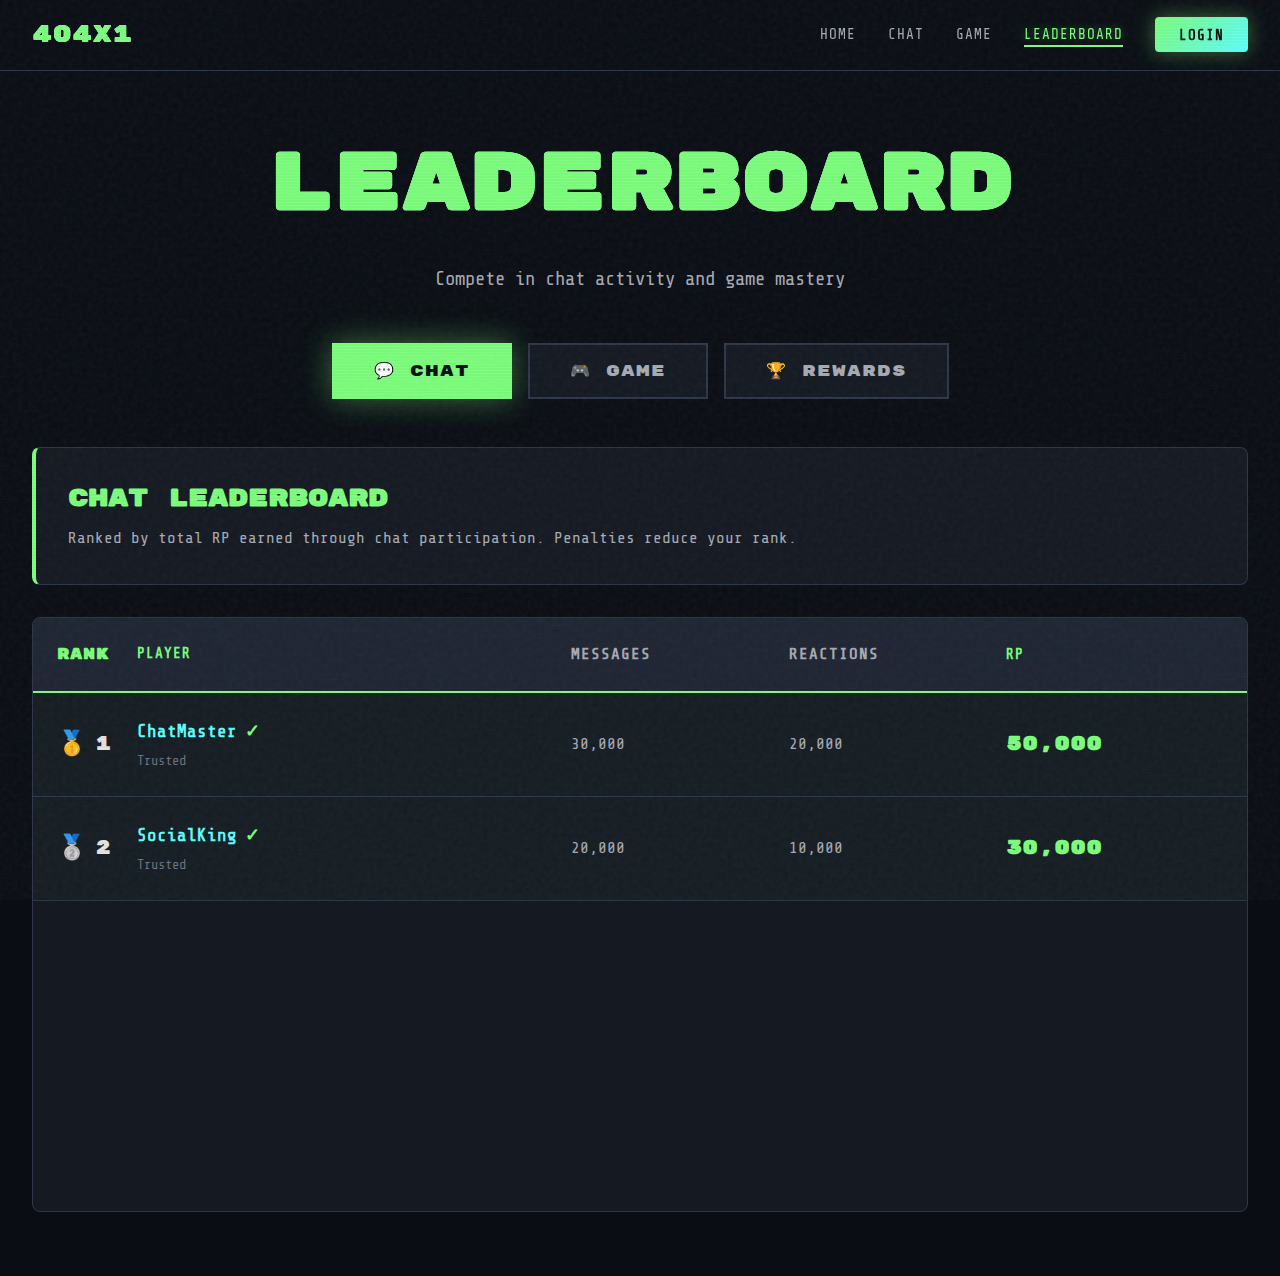
<file: leaderboard.html>
<!DOCTYPE html>
<html lang="en">
<head>
    <meta charset="UTF-8">
    <meta name="viewport" content="width=device-width, initial-scale=1.0">
    <title>Leaderboard - 404x1</title>
    <link rel="stylesheet" href="css/styles.css">
    <link rel="stylesheet" href="css/leaderboard.css">
    <link rel="preconnect" href="https://fonts.googleapis.com">
    <link rel="preconnect" href="https://fonts.gstatic.com" crossorigin>
    <link href="https://fonts.googleapis.com/css2?family=Rubik+Mono+One&family=Share+Tech+Mono&display=swap" rel="stylesheet">
</head>
<body>
    <div class="scanlines"></div>
    <div class="noise"></div>
    
    <nav class="navbar">
        <div class="nav-container">
            <div class="nav-logo">
                <span class="glitch" data-text="404x1">404x1</span>
            </div>
            <ul class="nav-menu">
                <li><a href="index.html">HOME</a></li>
                <li><a href="chat.html">CHAT</a></li>
                <li><a href="game.html">GAME</a></li>
                <li><a href="leaderboard.html" class="active">LEADERBOARD</a></li>
                <li><a href="#" class="nav-cta" id="authBtn">LOGIN</a></li>
            </ul>
        </div>
    </nav>

    <main class="leaderboard-page">
        <div class="leaderboard-container">
            <div class="leaderboard-header">
                <h1 class="glitch" data-text="LEADERBOARD">LEADERBOARD</h1>
                <p class="header-subtitle">Compete in chat activity and game mastery</p>
            </div>

            <!-- Category Tabs -->
            <div class="category-tabs">
                <button class="category-tab active" data-category="chat">
                    💬 CHAT
                </button>
                <button class="category-tab" data-category="game">
                    🎮 GAME
                </button>
                <button class="category-tab" data-category="rewards">
                    🏆 REWARDS
                </button>
            </div>

            <!-- Chat Leaderboard -->
            <div class="leaderboard-content active" id="chatLeaderboard">
                <div class="leaderboard-info">
                    <h2>Chat Leaderboard</h2>
                    <p>Ranked by total RP earned through chat participation. Penalties reduce your rank.</p>
                </div>

                <div class="leaderboard-table">
                    <div class="table-header">
                        <div class="col-rank">RANK</div>
                        <div class="col-player">PLAYER</div>
                        <div class="col-messages">MESSAGES</div>
                        <div class="col-reactions">REACTIONS</div>
                        <div class="col-rp">RP</div>
                    </div>

                    <div class="table-body">
                        <div class="table-row top-rank">
                            <div class="col-rank">
                                <span class="rank-medal">🥇</span>
                                <span class="rank-number">1</span>
                            </div>
                            <div class="col-player">
                                <span class="player-name trusted">ChatMaster</span>
                                <span class="player-role">Trusted</span>
                            </div>
                            <div class="col-messages">30,000</div>
                            <div class="col-reactions">20,000</div>
                            <div class="col-rp">
                                <span class="rp-value">50,000</span>
                            </div>
                        </div>

                        <div class="table-row top-rank">
                            <div class="col-rank">
                                <span class="rank-medal">🥈</span>
                                <span class="rank-number">2</span>
                            </div>
                            <div class="col-player">
                                <span class="player-name trusted">SocialKing</span>
                                <span class="player-role">Trusted</span>
                            </div>
                            <div class="col-messages">20,000</div>
                            <div class="col-reactions">10,000</div>
                            <div class="col-rp">
                                <span class="rp-value">30,000</span>
                            </div>
                        </div>

                        <div class="table-row top-rank">
                            <div class="col-rank">
                                <span class="rank-medal">🥉</span>
                                <span class="rank-number">3</span>
                            </div>
                            <div class="col-player">
                                <span class="player-name trusted">Meme King/Queen</span>
                                <span class="player-role">Trusted</span>
                            </div>
                            <div class="col-messages">15,000</div>
                            <div class="col-reactions">7,500</div>
                            <div class="col-rp">
                                <span class="rp-value">22,500</span>
                            </div>
                        </div>

                        <div class="table-row">
                            <div class="col-rank">
                                <span class="rank-number">4</span>
                            </div>
                            <div class="col-player">
                                <span class="player-name trusted">CryptoFan</span>
                                <span class="player-role">Trusted</span>
                            </div>
                            <div class="col-messages">10,000</div>
                            <div class="col-reactions">5,000</div>
                            <div class="col-rp">
                                <span class="rp-value">15,000</span>
                            </div>
                        </div>

                        <div class="table-row">
                            <div class="col-rank">
                                <span class="rank-number">5</span>
                            </div>
                            <div class="col-player">
                                <span class="player-name">RegularUser</span>
                                <span class="player-role">User</span>
                            </div>
                            <div class="col-messages">4,200</div>
                            <div class="col-reactions">2,800</div>
                            <div class="col-rp">
                                <span class="rp-value">8,500</span>
                            </div>
                        </div>
                    </div>
                </div>
            </div>

            <!-- Game Leaderboard -->
            <div class="leaderboard-content" id="gameLeaderboard">
                <div class="leaderboard-info">
                    <h2>Game Leaderboard</h2>
                    <p>Ranked by total score, full clears, time, and hardcore achievements.</p>
                </div>

                <div class="leaderboard-table">
                    <div class="table-header">
                        <div class="col-rank">RANK</div>
                        <div class="col-player">PLAYER</div>
                        <div class="col-level">LEVEL</div>
                        <div class="col-score">SCORE</div>
                        <div class="col-deaths">DEATHS</div>
                        <div class="col-badges">HC</div>
                    </div>

                    <div class="table-body">
                        <div class="table-row top-rank">
                            <div class="col-rank">
                                <span class="rank-medal">🥇</span>
                                <span class="rank-number">1</span>
                            </div>
                            <div class="col-player">
                                <span class="player-name">ProGamer404</span>
                                <span class="player-role">50/50</span>
                            </div>
                            <div class="col-level">10-5</div>
                            <div class="col-score">2,847,350</div>
                            <div class="col-deaths">12</div>
                            <div class="col-badges">
                                <span class="badge-icon">🔥</span> 5
                            </div>
                        </div>

                        <div class="table-row top-rank">
                            <div class="col-rank">
                                <span class="rank-medal">🥈</span>
                                <span class="rank-number">2</span>
                            </div>
                            <div class="col-player">
                                <span class="player-name">ElitePlayer</span>
                                <span class="player-role">50/50</span>
                            </div>
                            <div class="col-level">10-5</div>
                            <div class="col-score">2,634,120</div>
                            <div class="col-deaths">23</div>
                            <div class="col-badges">
                                <span class="badge-icon">🔥</span> 4
                            </div>
                        </div>

                        <div class="table-row top-rank">
                            <div class="col-rank">
                                <span class="rank-medal">🥉</span>
                                <span class="rank-number">3</span>
                            </div>
                            <div class="col-player">
                                <span class="player-name">SkillMaster</span>
                                <span class="player-role">47/50</span>
                            </div>
                            <div class="col-level">10-2</div>
                            <div class="col-score">2,123,890</div>
                            <div class="col-deaths">45</div>
                            <div class="col-badges">
                                <span class="badge-icon">🔥</span> 3
                            </div>
                        </div>

                        <div class="table-row">
                            <div class="col-rank">
                                <span class="rank-number">4</span>
                            </div>
                            <div class="col-player">
                                <span class="player-name">GameFanatic</span>
                                <span class="player-role">35/50</span>
                            </div>
                            <div class="col-level">7-5</div>
                            <div class="col-score">1,456,700</div>
                            <div class="col-deaths">89</div>
                            <div class="col-badges">
                                <span class="badge-icon">🔥</span> 2
                            </div>
                        </div>

                        <div class="table-row">
                            <div class="col-rank">
                                <span class="rank-number">5</span>
                            </div>
                            <div class="col-player">
                                <span class="player-name">TryHard</span>
                                <span class="player-role">25/50</span>
                            </div>
                            <div class="col-level">5-5</div>
                            <div class="col-score">892,450</div>
                            <div class="col-deaths">134</div>
                            <div class="col-badges">
                                <span class="badge-icon">🔥</span> 1
                            </div>
                        </div>
                    </div>
                </div>
            </div>

            <!-- Rewards Section -->
            <div class="leaderboard-content" id="rewardsSection">
                <div class="leaderboard-info">
                    <h2>Achievements & Rewards</h2>
                    <p>Track your milestones and unlock badges</p>
                </div>

                <div class="rewards-grid">
                    <div class="reward-category">
                        <h3>💎 RP Milestones</h3>
                        <div class="milestone-list">
                            <div class="milestone-item">
                                <span class="milestone-badge locked">100</span>
                                <div class="milestone-info">
                                    <span class="milestone-name">Active</span>
                                    <span class="milestone-desc">100 RP milestone</span>
                                </div>
                            </div>
                            <div class="milestone-item">
                                <span class="milestone-badge locked">500</span>
                                <div class="milestone-info">
                                    <span class="milestone-name">Dedicated</span>
                                    <span class="milestone-desc">500 RP milestone</span>
                                </div>
                            </div>
                            <div class="milestone-item">
                                <span class="milestone-badge locked">10,000</span>
                                <div class="milestone-info">
                                    <span class="milestone-name">Trusted</span>
                                    <span class="milestone-desc">Unlock Trusted role</span>
                                </div>
                            </div>
                            <div class="milestone-item">
                                <span class="milestone-badge locked">50,000</span>
                                <div class="milestone-info">
                                    <span class="milestone-name">Legend</span>
                                    <span class="milestone-desc">50,000 RP milestone</span>
                                </div>
                            </div>
                        </div>
                    </div>

                    <div class="reward-category">
                        <h3>🔥 Hardcore Badges</h3>
                        <div class="hardcore-badges-grid">
                            <div class="hardcore-badge locked">
                                <div class="badge-name">HC-10</div>
                                <div class="badge-progress">0/10 Levels</div>
                            </div>
                            <div class="hardcore-badge locked">
                                <div class="badge-name">HC-20</div>
                                <div class="badge-progress">0/20 Levels</div>
                            </div>
                            <div class="hardcore-badge locked">
                                <div class="badge-name">HC-30</div>
                                <div class="badge-progress">0/30 Levels</div>
                            </div>
                            <div class="hardcore-badge locked">
                                <div class="badge-name">HC-40</div>
                                <div class="badge-progress">0/40 Levels</div>
                            </div>
                            <div class="hardcore-badge locked">
                                <div class="badge-name">HC-50</div>
                                <div class="badge-progress">0/50 Levels</div>
                            </div>
                        </div>
                    </div>

                    <div class="reward-category">
                        <h3>🎮 Game Achievements</h3>
                        <div class="achievement-list">
                            <div class="achievement-item locked">
                                <span class="achievement-icon">⚔️</span>
                                <div class="achievement-info">
                                    <span class="achievement-name">First Blood</span>
                                    <span class="achievement-desc">Kill your first enemy</span>
                                </div>
                            </div>
                            <div class="achievement-item locked">
                                <span class="achievement-icon">🌍</span>
                                <div class="achievement-info">
                                    <span class="achievement-name">World Conqueror</span>
                                    <span class="achievement-desc">Complete a full world</span>
                                </div>
                            </div>
                            <div class="achievement-item locked">
                                <span class="achievement-icon">👑</span>
                                <div class="achievement-info">
                                    <span class="achievement-name">Game Master</span>
                                    <span class="achievement-desc">Complete all 50 levels</span>
                                </div>
                            </div>
                            <div class="achievement-item locked">
                                <span class="achievement-icon">💀</span>
                                <div class="achievement-info">
                                    <span class="achievement-name">No Death</span>
                                    <span class="achievement-desc">Complete level without dying</span>
                                </div>
                            </div>
                        </div>
                    </div>
                </div>

                <div class="future-rewards">
                    <div class="future-notice">
                        <h3>🔮 Future Rewards</h3>
                        <p>
                            404x1 may integrate blockchain-based rewards in the future.
                            All existing accounts, RP, and achievements will remain valid and may qualify
                            for on-chain benefits.
                        </p>
                    </div>
                </div>
            </div>
        </div>
    </main>

   <script src="js/auth.js"></script>
<script src="js/leaderboard.js"></script>
</body>
</html>
</file>
<file: css/styles.css>
:root {
    --bg-primary: #0a0e14;
    --bg-secondary: #141922;
    --bg-tertiary: #1e2533;
    --accent-green: #7dff7d;
    --accent-cyan: #5fffff;
    --text-primary: #e6e6e6;
    --text-secondary: #a8adb7;
    --text-muted: #6b7280;
    --error-red: #ff5555;
    --border-color: #2d3748;
    --glow-green: rgba(125, 255, 125, 0.4);
    --glow-cyan: rgba(95, 255, 255, 0.4);
}

* {
    margin: 0;
    padding: 0;
    box-sizing: border-box;
}

body {
    font-family: 'Share Tech Mono', monospace;
    background: var(--bg-primary);
    color: var(--text-primary);
    line-height: 1.6;
    overflow-x: hidden;
    position: relative;
}

/* Scanlines Effect */
.scanlines {
    position: fixed;
    top: 0;
    left: 0;
    width: 100%;
    height: 100%;
    background: repeating-linear-gradient(
        0deg,
        rgba(0, 0, 0, 0.15) 0px,
        transparent 1px,
        transparent 2px,
        rgba(0, 0, 0, 0.15) 3px
    );
    pointer-events: none;
    z-index: 9999;
    opacity: 0.3;
}

/* Noise Effect */
.noise {
    position: fixed;
    top: 0;
    left: 0;
    width: 100%;
    height: 100%;
    background-image: url("data:image/svg+xml,%3Csvg viewBox='0 0 200 200' xmlns='http://www.w3.org/2000/svg'%3E%3Cfilter id='noise'%3E%3CfeTurbulence type='fractalNoise' baseFrequency='0.9' numOctaves='4' stitchTiles='stitch'/%3E%3C/filter%3E%3Crect width='100%25' height='100%25' filter='url(%23noise)' opacity='0.05'/%3E%3C/svg%3E");
    pointer-events: none;
    z-index: 9998;
    animation: grain 8s steps(10) infinite;
}

/* Matrix Falling Code Effect */
.matrix-bg {
    position: fixed;
    top: 0;
    left: 0;
    width: 100%;
    height: 100%;
    pointer-events: none;
    z-index: 1;
    overflow: hidden;
}

.matrix-column {
    position: absolute;
    top: -100%;
    font-family: 'Share Tech Mono', monospace;
    font-size: 16px;
    line-height: 1.5;
    color: var(--accent-green);
    opacity: 0.4;
    text-shadow: 0 0 8px var(--glow-green);
    white-space: pre;
    writing-mode: vertical-lr;
    text-orientation: upright;
    animation: matrix-fall linear infinite;
}

@keyframes matrix-fall {
    0% {
        top: -100%;
        opacity: 0;
    }
    5% {
        opacity: 0.4;
    }
    95% {
        opacity: 0.4;
    }
    100% {
        top: 110%;
        opacity: 0;
    }
}

@keyframes grain {
    0%, 100% { transform: translate(0, 0); }
    10% { transform: translate(-5%, -5%); }
    20% { transform: translate(-10%, 5%); }
    30% { transform: translate(5%, -10%); }
    40% { transform: translate(-5%, 15%); }
    50% { transform: translate(-10%, 5%); }
    60% { transform: translate(15%, 0); }
    70% { transform: translate(0, 10%); }
    80% { transform: translate(-15%, 0); }
    90% { transform: translate(10%, 5%); }
}

/* Glitch Effect */
.glitch {
    position: relative;
    display: inline-block;
    font-family: 'Rubik Mono One', sans-serif;
    text-transform: uppercase;
}

.glitch::before,
.glitch::after {
    content: attr(data-text);
    position: absolute;
    top: 0;
    left: 0;
    width: 100%;
    height: 100%;
}

.glitch::before {
    animation: glitch-1 2.5s infinite;
    color: var(--accent-cyan);
    z-index: -1;
}

.glitch::after {
    animation: glitch-2 2.5s infinite;
    color: var(--error-red);
    z-index: -2;
}

@keyframes glitch-1 {
    0% { clip-path: inset(40% 0 61% 0); transform: translate(0); }
    20% { clip-path: inset(92% 0 1% 0); transform: translate(-2px, 2px); }
    40% { clip-path: inset(43% 0 1% 0); transform: translate(-2px, -2px); }
    60% { clip-path: inset(25% 0 58% 0); transform: translate(2px, 0); }
    80% { clip-path: inset(54% 0 7% 0); transform: translate(-2px, 2px); }
    100% { clip-path: inset(58% 0 43% 0); transform: translate(0); }
}

@keyframes glitch-2 {
    0% { clip-path: inset(65% 0 20% 0); transform: translate(0); }
    20% { clip-path: inset(15% 0 60% 0); transform: translate(2px, -2px); }
    40% { clip-path: inset(60% 0 25% 0); transform: translate(2px, 2px); }
    60% { clip-path: inset(40% 0 40% 0); transform: translate(-2px, 0); }
    80% { clip-path: inset(80% 0 5% 0); transform: translate(2px, -2px); }
    100% { clip-path: inset(10% 0 70% 0); transform: translate(0); }
}

/* Navbar */
.navbar {
    position: fixed;
    top: 0;
    width: 100%;
    background: rgba(10, 14, 20, 0.85);
    backdrop-filter: blur(10px);
    border-bottom: 1px solid var(--border-color);
    z-index: 1000;
}

.nav-container {
    max-width: 1400px;
    margin: 0 auto;
    padding: 1rem 2rem;
    display: flex;
    justify-content: space-between;
    align-items: center;
}

.nav-logo .glitch {
    font-size: 1.5rem;
    color: var(--accent-green);
}

.nav-menu {
    display: flex;
    list-style: none;
    gap: 2rem;
    align-items: center;
}

.nav-menu a {
    color: var(--text-secondary);
    text-decoration: none;
    font-size: 0.9rem;
    letter-spacing: 1px;
    transition: all 0.3s ease;
    position: relative;
}

.nav-menu a::after {
    content: '';
    position: absolute;
    bottom: -5px;
    left: 0;
    width: 0;
    height: 2px;
    background: var(--accent-green);
    transition: width 0.3s ease;
}

.nav-menu a:hover,
.nav-menu a.active {
    color: var(--accent-green);
    text-shadow: 0 0 10px var(--glow-green);
}

.nav-menu a:hover::after,
.nav-menu a.active::after {
    width: 100%;
}

.nav-cta {
    background: linear-gradient(135deg, var(--accent-green), var(--accent-cyan));
    color: var(--bg-primary) !important;
    padding: 0.6rem 1.5rem;
    border-radius: 4px;
    font-weight: bold;
    box-shadow: 0 0 20px var(--glow-green);
}

.nav-cta::after {
    display: none;
}

.nav-cta:hover {
    transform: translateY(-2px);
    box-shadow: 0 5px 30px var(--glow-green);
}

/* Hero Section */
.hero {
    min-height: 100vh;
    padding: 120px 2rem 4rem;
    position: relative;
    overflow: hidden;
}

.hero-content {
    max-width: 1200px;
    margin: 0 auto;
    position: relative;
    z-index: 2;
}

.hero-glitch-wrapper {
    text-align: center;
    margin-bottom: 3rem;
}

.hero-title {
    font-size: clamp(4rem, 12vw, 10rem);
    color: var(--accent-green);
    margin: 0;
    line-height: 1;
    letter-spacing: 0.1em;
    text-shadow: 
        0 0 20px var(--glow-green),
        0 0 40px var(--glow-green),
        0 0 80px var(--glow-green);
}

.hero-subtitle {
    font-size: clamp(1.2rem, 3vw, 2rem);
    color: var(--text-secondary);
    margin-top: 1rem;
    letter-spacing: 4px;
    animation: flicker 3s infinite alternate;
}

@keyframes flicker {
    0%, 18%, 22%, 25%, 53%, 57%, 100% {
        opacity: 1;
        text-shadow: 0 0 10px var(--glow-green);
    }
    20%, 24%, 55% {
        opacity: 0.7;
        text-shadow: none;
    }
}

/* Error List */
.error-list {
    max-width: 800px;
    margin: 3rem auto;
    padding: 2rem;
    background: var(--bg-secondary);
    border: 1px solid var(--border-color);
    border-left: 4px solid var(--error-red);
    box-shadow: 0 10px 40px rgba(0, 0, 0, 0.5);
}

.error-item {
    display: flex;
    padding: 0.8rem 0;
    border-bottom: 1px solid var(--border-color);
    opacity: 0;
    animation: slideIn 0.6s ease forwards;
}

.error-item:last-child {
    border-bottom: none;
}

@keyframes slideIn {
    from {
        opacity: 0;
        transform: translateX(-20px);
    }
    to {
        opacity: 1;
        transform: translateX(0);
    }
}

.error-code {
    color: var(--error-red);
    margin-right: 1rem;
    font-weight: bold;
}

.error-text {
    color: var(--text-primary);
}

/* Token Description */
.token-description {
    max-width: 800px;
    margin: 4rem auto;
    text-align: center;
    padding: 0 1rem;
}

.token-intro {
    font-size: 1.2rem;
    line-height: 1.8;
    margin-bottom: 2rem;
    color: var(--text-secondary);
}

.token-philosophy {
    font-size: 1.1rem;
    padding: 2rem;
    background: var(--bg-secondary);
    border: 2px solid var(--accent-green);
    border-radius: 8px;
    box-shadow: 0 0 30px var(--glow-green);
}

.highlight {
    color: var(--accent-green);
    font-weight: bold;
    text-shadow: 0 0 10px var(--glow-green);
}

/* CTA Section */
.cta-section {
    display: flex;
    gap: 2rem;
    justify-content: center;
    margin: 4rem 0;
    flex-wrap: wrap;
}

.cta-button {
    position: relative;
    padding: 1.2rem 3rem;
    font-size: 1.1rem;
    font-family: 'Rubik Mono One', sans-serif;
    text-decoration: none;
    border: 2px solid;
    border-radius: 4px;
    transition: all 0.3s ease;
    overflow: hidden;
    letter-spacing: 2px;
}

.cta-button span {
    position: relative;
    z-index: 2;
}

.button-glow {
    position: absolute;
    top: 50%;
    left: 50%;
    width: 0;
    height: 0;
    border-radius: 50%;
    transform: translate(-50%, -50%);
    transition: width 0.6s ease, height 0.6s ease;
}

.cta-button.primary {
    background: var(--accent-green);
    border-color: var(--accent-green);
    color: var(--bg-primary);
    box-shadow: 0 0 20px var(--glow-green);
}

.cta-button.primary .button-glow {
    background: rgba(255, 255, 255, 0.3);
}

.cta-button.primary:hover {
    transform: translateY(-3px);
    box-shadow: 0 5px 40px var(--glow-green);
}

.cta-button.secondary {
    background: transparent;
    border-color: var(--accent-cyan);
    color: var(--accent-cyan);
}

.cta-button.secondary .button-glow {
    background: var(--accent-cyan);
}

.cta-button.secondary:hover {
    background: var(--accent-cyan);
    color: var(--bg-primary);
    transform: translateY(-3px);
    box-shadow: 0 5px 40px var(--glow-cyan);
}

.cta-button:hover .button-glow {
    width: 300px;
    height: 300px;
}

/* RP Info Cards */
.rp-info {
    display: grid;
    grid-template-columns: repeat(auto-fit, minmax(300px, 1fr));
    gap: 2rem;
    margin: 5rem auto;
    max-width: 1200px;
}

.rp-card {
    background: var(--bg-secondary);
    border: 1px solid var(--border-color);
    padding: 2.5rem;
    border-radius: 8px;
    transition: all 0.3s ease;
    position: relative;
    overflow: hidden;
}

.rp-card::before {
    content: '';
    position: absolute;
    top: 0;
    left: 0;
    width: 100%;
    height: 4px;
    background: linear-gradient(90deg, var(--accent-green), var(--accent-cyan));
    transform: scaleX(0);
    transition: transform 0.3s ease;
}

.rp-card:hover {
    border-color: var(--accent-green);
    transform: translateY(-5px);
    box-shadow: 0 10px 40px var(--glow-green);
}

.rp-card:hover::before {
    transform: scaleX(1);
}

.rp-icon {
    font-size: 3rem;
    margin-bottom: 1rem;
}

.rp-card h3 {
    color: var(--accent-green);
    font-size: 1.3rem;
    margin-bottom: 1rem;
    font-family: 'Rubik Mono One', sans-serif;
}

.rp-card p {
    color: var(--text-secondary);
    line-height: 1.8;
}

/* Floating Elements */
.floating-elements {
    position: absolute;
    top: 0;
    left: 0;
    width: 100%;
    height: 100%;
    pointer-events: none;
    z-index: 1;
}

.float-item {
    position: absolute;
    font-family: 'Rubik Mono One', sans-serif;
    font-size: 4rem;
    color: var(--accent-green);
    opacity: 0.05;
    animation: float 20s ease-in-out infinite;
}

@keyframes float {
    0%, 100% {
        transform: translate(0, 0) rotate(0deg);
    }
    25% {
        transform: translate(30px, -50px) rotate(5deg);
    }
    50% {
        transform: translate(-20px, -100px) rotate(-5deg);
    }
    75% {
        transform: translate(40px, -50px) rotate(3deg);
    }
}

/* Footer */
.footer {
    background: var(--bg-secondary);
    border-top: 1px solid var(--border-color);
    padding: 3rem 2rem;
    margin-top: 5rem;
}

.footer-content {
    max-width: 1200px;
    margin: 0 auto;
    text-align: center;
}

.footer-note {
    color: var(--text-muted);
    margin-bottom: 2rem;
    line-height: 1.8;
}

.footer-links {
    display: flex;
    gap: 2rem;
    justify-content: center;
}

.footer-links a {
    color: var(--text-secondary);
    text-decoration: none;
    transition: all 0.3s ease;
}

.footer-links a:hover {
    color: var(--accent-green);
    text-shadow: 0 0 10px var(--glow-green);
}

/* Modal */
.modal {
    display: none;
    position: fixed;
    z-index: 10000;
    left: 0;
    top: 0;
    width: 100%;
    height: 100%;
    background: rgba(0, 0, 0, 0.9);
    animation: fadeIn 0.3s ease;
}

@keyframes fadeIn {
    from { opacity: 0; }
    to { opacity: 1; }
}

.modal.active {
    display: flex;
    align-items: center;
    justify-content: center;
}

.modal-content {
    background: var(--bg-secondary);
    border: 2px solid var(--accent-green);
    border-radius: 8px;
    padding: 3rem;
    max-width: 500px;
    width: 90%;
    position: relative;
    box-shadow: 0 0 60px var(--glow-green);
    animation: slideDown 0.3s ease;
}

@keyframes slideDown {
    from {
        transform: translateY(-50px);
        opacity: 0;
    }
    to {
        transform: translateY(0);
        opacity: 1;
    }
}

.modal-close {
    position: absolute;
    right: 1.5rem;
    top: 1.5rem;
    font-size: 2rem;
    color: var(--text-secondary);
    cursor: pointer;
    transition: all 0.3s ease;
}

.modal-close:hover {
    color: var(--error-red);
    transform: rotate(90deg);
}

/* Auth Container */
.auth-container h2 {
    text-align: center;
    margin-bottom: 2rem;
    color: var(--accent-green);
    font-size: 1.8rem;
}

.wallet-info {
    text-align: center;
    margin-bottom: 2rem;
    color: var(--text-secondary);
    line-height: 1.6;
}

.wallet-buttons {
    display: flex;
    flex-direction: column;
    gap: 1rem;
    margin-bottom: 2rem;
}

.wallet-btn {
    display: flex;
    align-items: center;
    justify-content: center;
    gap: 1rem;
    padding: 1.2rem 2rem;
    background: var(--bg-tertiary);
    border: 2px solid var(--border-color);
    color: var(--text-primary);
    font-family: 'Rubik Mono One', sans-serif;
    font-size: 1rem;
    cursor: pointer;
    border-radius: 4px;
    transition: all 0.3s ease;
    position: relative;
    overflow: hidden;
}

.wallet-btn:hover {
    transform: translateY(-2px);
    border-color: var(--accent-green);
    background: rgba(125, 255, 125, 0.05);
    box-shadow: 0 5px 20px var(--glow-green);
}

.wallet-btn.recommended {
    background: var(--accent-green);
    border-color: var(--accent-green);
    color: var(--bg-primary);
    box-shadow: 0 0 20px var(--glow-green);
}

.wallet-btn.recommended:hover {
    box-shadow: 0 5px 30px var(--glow-green);
}

.wallet-icon {
    font-size: 1.5rem;
}

.username-setup {
    margin-top: 2rem;
    padding-top: 2rem;
    border-top: 2px solid var(--border-color);
}

.username-setup h3 {
    color: var(--accent-green);
    margin-bottom: 1rem;
    text-align: center;
}

.warning-text {
    color: var(--error-red);
    text-align: center;
    font-weight: bold;
    margin-bottom: 1.5rem;
    padding: 1rem;
    background: rgba(255, 85, 85, 0.1);
    border: 1px solid var(--error-red);
    border-radius: 4px;
}

.wallet-note {
    text-align: center;
    margin-top: 2rem;
    padding-top: 1rem;
    border-top: 1px solid var(--border-color);
    color: var(--text-muted);
    font-size: 0.9rem;
}

.auth-tabs {
    display: flex;
    gap: 1rem;
    margin-bottom: 2rem;
}

.auth-tab {
    flex: 1;
    padding: 1rem;
    background: var(--bg-tertiary);
    border: 1px solid var(--border-color);
    color: var(--text-secondary);
    font-family: 'Share Tech Mono', monospace;
    font-size: 1rem;
    cursor: pointer;
    transition: all 0.3s ease;
}

.auth-tab.active {
    background: var(--accent-green);
    color: var(--bg-primary);
    border-color: var(--accent-green);
}

.auth-tab:hover:not(.active) {
    border-color: var(--accent-green);
    color: var(--accent-green);
}

/* Form Styles */
.auth-form {
    display: flex;
    flex-direction: column;
    gap: 1.5rem;
}

.auth-form.hidden {
    display: none;
}

.form-group {
    display: flex;
    flex-direction: column;
    gap: 0.5rem;
}

.form-group label {
    color: var(--text-secondary);
    font-size: 0.9rem;
    letter-spacing: 1px;
}

.form-group input {
    padding: 1rem;
    background: var(--bg-tertiary);
    border: 1px solid var(--border-color);
    color: var(--text-primary);
    font-family: 'Share Tech Mono', monospace;
    font-size: 1rem;
    transition: all 0.3s ease;
}

.form-group input:focus {
    outline: none;
    border-color: var(--accent-green);
    box-shadow: 0 0 10px var(--glow-green);
}

.submit-btn {
    position: relative;
    padding: 1rem;
    background: var(--accent-green);
    color: var(--bg-primary);
    border: none;
    font-family: 'Rubik Mono One', sans-serif;
    font-size: 1rem;
    letter-spacing: 2px;
    cursor: pointer;
    transition: all 0.3s ease;
    overflow: hidden;
    margin-top: 1rem;
}

.submit-btn:hover {
    transform: translateY(-2px);
    box-shadow: 0 5px 30px var(--glow-green);
}

/* Responsive */
@media (max-width: 768px) {
    .nav-menu {
        gap: 1rem;
        font-size: 0.8rem;
    }
    
    .hero-title {
        font-size: 8rem;
    }
    
    .cta-section {
        flex-direction: column;
        align-items: center;
    }
    
    .cta-button {
        width: 100%;
        max-width: 300px;
    }
    
    .rp-info {
        grid-template-columns: 1fr;
    }
}
</file>
<file: css/chat.css>
/* ============================================
   TELEGRAM-STYLE CHAT LAYOUT - FIXED & TIGHT BOTTOM
   ============================================ */
.chat-page {
    height: 100vh;
    padding-top: 70px; /* Reduced from original */
    background: var(--bg-primary);
    overflow: hidden;
}

.chat-window {
    height: 100%;
    display: flex;
    flex-direction: column;
    background: var(--bg-primary);
    max-width: 1400px;
    margin: 0 auto;
}

/* ============================================
   HEADER (Compact)
   ============================================ */
.chat-header {
    flex: 0 0 auto;
    padding: 0.8rem 1.5rem;
    background: rgba(0, 0, 0, 0.4);
    border-bottom: 2px solid var(--accent-green);
    display: flex;
    align-items: center;
    justify-content: space-between;
    backdrop-filter: blur(10px);
}

.chat-title {
    display: flex;
    align-items: center;
    gap: 1.5rem;
}

.chat-title h2 {
    margin: 0;
    color: var(--accent-green);
    font-family: 'Rubik Mono One', monospace;
    font-size: 1.3rem;
    letter-spacing: 1px;
    text-shadow: 0 0 10px var(--glow-green);
}

.user-info-mini {
    display: flex;
    flex-direction: column;
    font-size: 0.7rem;
    color: var(--text-secondary);
    line-height: 1.2;
}

#username-mini {
    color: var(--text-primary);
    font-weight: 600;
}

.rp-mini {
    color: var(--accent-green);
    font-weight: bold;
}

.chat-status {
    display: flex;
    align-items: center;
    gap: 0.6rem;
    color: var(--accent-green);
    font-size: 0.9rem;
    font-weight: 500;
}

.status-dot {
    width: 10px;
    height: 10px;
    background: var(--accent-green);
    border-radius: 50%;
    animation: pulse 2s infinite;
    box-shadow: 0 0 10px var(--glow-green);
}

@keyframes pulse {
    0%, 100% {
        opacity: 1;
        transform: scale(1);
    }
    50% {
        opacity: 0.6;
        transform: scale(1.2);
    }
}

/* ============================================
   MESSAGES CONTAINER
   ============================================ */
.messages-container {
    flex: 1 1 auto;
    overflow-y: auto;
    overflow-x: hidden;
    padding: 1rem 1.5rem;
    display: flex;
    flex-direction: column;
    gap: 0.8rem;
    scroll-behavior: smooth;
}

.messages-container::-webkit-scrollbar {
    width: 8px;
}
.messages-container::-webkit-scrollbar-track {
    background: var(--bg-secondary);
    border-radius: 4px;
}
.messages-container::-webkit-scrollbar-thumb {
    background: var(--accent-green);
    border-radius: 4px;
}
.messages-container::-webkit-scrollbar-thumb:hover {
    background: #00cc00;
}

/* ============================================
   MESSAGE BUBBLES (Telegram Style)
   ============================================ */
.message {
    max-width: 70%;
    padding: 0.7rem 1rem;
    border-radius: 1.1rem;
    font-size: 0.95rem;
    line-height: 1.4;
    word-break: break-word;
    animation: messageSlide 0.3s ease-out;
    position: relative;
}

@keyframes messageSlide {
    from {
        opacity: 0;
        transform: translateY(10px);
    }
    to {
        opacity: 1;
        transform: translateY(0);
    }
}

.message.own-message {
    align-self: flex-end;
    background: rgba(0, 220, 0, 0.18);
    border: 1px solid rgba(0, 255, 0, 0.35);
    border-radius: 1.1rem 1.1rem 0.4rem 1.1rem;
    color: #e0ffe0;
}

.message:not(.own-message) {
    align-self: flex-start;
    background: rgba(40, 40, 50, 0.75);
    border: 1px solid #333;
    border-radius: 1.1rem 1.1rem 1.1rem 0.4rem;
    color: #e0e0ff;
}

.message-header {
    display: flex;
    justify-content: space-between;
    align-items: baseline;
    margin-bottom: 0.3rem;
    font-size: 0.8rem;
    opacity: 0.85;
}

.username {
    font-weight: 600;
    color: var(--accent-green);
}

.own-username {
    color: #0f0 !important;
}

.time {
    font-size: 0.7rem;
    color: #888;
    margin-left: 0.5rem;
}

.message-text {
    color: inherit;
    display: block;
    margin-bottom: 0.3rem;
}

/* ============================================
   REACTION BUBBLES
   ============================================ */
.message-reactions {
    display: flex;
    flex-wrap: wrap;
    gap: 0.4rem;
    margin-top: 0.5rem;
}

.reaction-bubble {
    display: inline-flex;
    align-items: center;
    gap: 0.3rem;
    background: rgba(0, 255, 0, 0.1);
    border: 1px solid rgba(0, 255, 0, 0.3);
    border-radius: 12px;
    padding: 0.25rem 0.6rem;
    font-size: 0.85rem;
    cursor: pointer;
    transition: all 0.2s;
    user-select: none;
}

.reaction-bubble:hover {
    background: rgba(0, 255, 0, 0.2);
    border-color: var(--accent-green);
    transform: scale(1.05);
}

.reaction-bubble.active {
    background: rgba(0, 255, 0, 0.25);
    border-color: var(--accent-green);
    border-width: 2px;
    font-weight: bold;
    box-shadow: 0 0 8px rgba(0, 255, 0, 0.3);
}

.reaction-count {
    font-size: 0.75rem;
    font-weight: 600;
    color: var(--accent-green);
}

/* ============================================
   QUICK REACTION BUTTONS (On Hover)
   ============================================ */
.message-actions {
    display: none;
    flex-wrap: wrap;
    gap: 0.3rem;
    margin-top: 0.5rem;
    padding-top: 0.5rem;
    border-top: 1px solid rgba(255, 255, 255, 0.05);
}

.message:hover .message-actions {
    display: flex;
}

.quick-react-btn,
.reply-btn {
    background: rgba(0, 255, 0, 0.1);
    border: 1px solid rgba(0, 255, 0, 0.3);
    color: var(--accent-green);
    padding: 0.4rem 0.7rem;
    border-radius: 6px;
    cursor: pointer;
    font-size: 1rem;
    transition: all 0.2s;
    line-height: 1;
}

.quick-react-btn:hover,
.reply-btn:hover {
    background: rgba(0, 255, 0, 0.2);
    border-color: var(--accent-green);
    transform: scale(1.1);
}

.reply-btn {
    font-size: 0.85rem;
    padding: 0.4rem 0.8rem;
}

/* ============================================
   INPUT CONTAINER - FIXED: NO EXTRA SPACE
   ============================================ */
.chat-input-container {
    flex: 0 0 auto;
    padding: 0.35rem 1rem 0.2rem 1rem;     /* very minimal vertical padding */
    background: rgba(0, 0, 0, 0.5);
    border-top: 2px solid var(--accent-green);
    backdrop-filter: blur(10px);
    display: flex;
    flex-direction: column;
    gap: 0.12rem;                           /* tiny controlled gap only */
}

.chat-input-wrapper {
    display: flex;
    gap: 0.5rem;
    align-items: center;
    margin: 0;
    padding: 0;
    position: relative;
}

/* Input Buttons (Emoji Left, Attach Right) */
.input-btn {
    width: 36px;
    height: 36px;
    background: var(--bg-tertiary);
    border: 1px solid var(--border-color);
    color: var(--text-secondary);
    font-size: 1.2rem;
    cursor: pointer;
    border-radius: 6px;
    transition: all 0.3s ease;
    display: flex;
    align-items: center;
    justify-content: center;
    flex-shrink: 0;
}

.input-btn:hover:not(:disabled) {
    border-color: var(--accent-green);
    background: rgba(0, 255, 0, 0.1);
    transform: scale(1.05);
}

.input-btn:disabled {
    opacity: 0.3;
    cursor: not-allowed;
}

.emoji-btn-left {
    order: 0;
}

.attach-btn {
    order: 2;
}

/* Message Input */
.chat-input {
    flex: 1;
    order: 1;
    padding: 0.5rem 1rem;
    background: var(--bg-tertiary);
    border: 1px solid var(--border-color);
    color: var(--text-primary);
    font-family: 'Share Tech Mono', monospace;
    font-size: 0.9rem;
    border-radius: 6px;
    transition: all 0.3s ease;
    line-height: 1.3;
    height: 36px;
    box-sizing: border-box;
}

.chat-input:focus {
    outline: none;
    border-color: var(--accent-green);
    box-shadow: 0 0 10px var(--glow-green);
    background: rgba(20, 20, 30, 0.9);
}

.chat-input:disabled {
    opacity: 0.5;
    cursor: not-allowed;
}

/* Send Button */
.send-btn {
    order: 3;
    padding: 0.5rem 1.2rem;
    background: var(--accent-green);
    border: none;
    color: var(--bg-primary);
    font-family: 'Rubik Mono One', monospace;
    font-size: 0.8rem;
    letter-spacing: 1px;
    cursor: pointer;
    border-radius: 6px;
    transition: all 0.3s ease;
    text-shadow: none;
    flex-shrink: 0;
    height: 36px;
}

.send-btn:hover:not(:disabled) {
    transform: translateY(-2px);
    box-shadow: 0 5px 20px var(--glow-green);
}

.send-btn:disabled {
    opacity: 0.5;
    cursor: not-allowed;
}

/* Input Info - STUCK DIRECTLY BELOW INPUT ROW, NO EXTRA SPACE */
.input-info {
    display: flex;
    justify-content: space-between;
    align-items: center;
    font-size: 0.68rem;
    color: var(--text-muted);
    padding: 0;
    margin: 0;
    line-height: 1.1;
}

.rp-info {
    color: var(--accent-green);
    white-space: nowrap;
}

/* ============================================
   EMOJI PICKER (LEFT SIDE)
   ============================================ */
#emoji-picker {
    position: fixed;
    bottom: 130px;
    left: 20px;
    background: #1a1a1a;
    border: 2px solid var(--accent-green);
    border-radius: 10px;
    padding: 15px;
    display: grid;
    grid-template-columns: repeat(10, 1fr);
    gap: 5px;
    max-width: 500px;
    max-height: 350px;
    overflow-y: auto;
    z-index: 1000;
    box-shadow: 0 4px 20px rgba(0, 255, 0, 0.3);
    animation: slideUpLeft 0.2s ease-out;
}

@keyframes slideUpLeft {
    from {
        opacity: 0;
        transform: translateY(10px);
    }
    to {
        opacity: 1;
        transform: translateY(0);
    }
}

#emoji-picker::-webkit-scrollbar {
    width: 8px;
}
#emoji-picker::-webkit-scrollbar-track {
    background: #0a0a0a;
    border-radius: 4px;
}
#emoji-picker::-webkit-scrollbar-thumb {
    background: var(--accent-green);
    border-radius: 4px;
}

.emoji-picker-btn {
    background: transparent;
    border: none;
    font-size: 24px;
    cursor: pointer;
    padding: 8px;
    border-radius: 6px;
    transition: all 0.2s;
    line-height: 1;
}

.emoji-picker-btn:hover {
    background: rgba(0, 255, 0, 0.2);
    transform: scale(1.1);
}

.emoji-picker-btn:active {
    transform: scale(0.9);
}

/* ============================================
   ATTACHMENT PREVIEW
   ============================================ */
.attachment-preview {
    display: flex;
    align-items: center;
    gap: 0.5rem;
    padding: 0.5rem;
    background: rgba(0, 255, 0, 0.1);
    border: 1px solid var(--accent-green);
    border-radius: 6px;
    margin-bottom: 0.5rem;
    font-size: 0.85rem;
}

.attachment-preview .file-icon {
    font-size: 1.5rem;
}

.attachment-preview .file-info {
    flex: 1;
    color: var(--text-primary);
}

.attachment-preview .file-name {
    font-weight: 600;
}

.attachment-preview .file-size {
    font-size: 0.75rem;
    color: var(--text-muted);
}

.attachment-preview .remove-btn {
    background: rgba(255, 0, 0, 0.2);
    border: 1px solid #ff0000;
    color: #ff0000;
    padding: 0.3rem 0.6rem;
    border-radius: 4px;
    cursor: pointer;
    font-size: 0.75rem;
}

/* ============================================
   CANCEL REPLY BUTTON
   ============================================ */
#cancel-reply-btn {
    position: absolute;
    top: -40px;
    left: 0;
    background: rgba(255, 100, 100, 0.2);
    border: 1px solid #ff6464;
    color: #ff6464;
    padding: 0.4rem 0.8rem;
    border-radius: 6px;
    cursor: pointer;
    font-size: 0.8rem;
    z-index: 10;
    animation: slideIn 0.2s ease-out;
}

@keyframes slideIn {
    from {
        opacity: 0;
        transform: translateY(-5px);
    }
    to {
        opacity: 1;
        transform: translateY(0);
    }
}

/* ============================================
   RP NOTIFICATION
   ============================================ */
.rp-notification {
    position: fixed;
    top: 90px;
    right: 20px;
    background: rgba(0, 255, 0, 0.2);
    border: 2px solid var(--accent-green);
    color: var(--accent-green);
    padding: 1rem 1.5rem;
    border-radius: 8px;
    font-weight: bold;
    font-size: 1.1rem;
    z-index: 10000;
    animation: rpSlideIn 0.3s ease-out;
    box-shadow: 0 4px 20px var(--glow-green);
}

@keyframes rpSlideIn {
    from {
        opacity: 0;
        transform: translateX(100%);
    }
    to {
        opacity: 1;
        transform: translateX(0);
    }
}

/* ============================================
   RESPONSIVE
   ============================================ */
@media (max-width: 768px) {
    .chat-page {
        padding-top: 60px;
    }
   
    .chat-header {
        padding: 0.6rem 1rem;
    }
   
    .chat-title h2 {
        font-size: 1rem;
    }
   
    .user-info-mini {
        display: none;
    }
   
    .messages-container {
        padding: 1rem;
    }
   
    .message {
        max-width: 85%;
        font-size: 0.9rem;
    }
   
    .chat-input-container {
        padding: 0.3rem 0.9rem 0.15rem 0.9rem;
    }
   
    .send-btn {
        padding: 0.8rem 1.2rem;
        font-size: 0.8rem;
    }
   
    #emoji-picker {
        max-width: 350px;
        grid-template-columns: repeat(8, 1fr);
        left: 10px;
    }
}

@media (max-width: 480px) {
    .message {
        max-width: 90%;
    }
   
    .chat-input-wrapper {
        gap: 0.4rem;
    }
   
    .input-btn {
        width: 35px;
        height: 35px;
        font-size: 1.1rem;
    }
   
    .send-btn {
        padding: 0.8rem 1rem;
    }
}

/* ============================================
   LOADING & DELETED STATES
   ============================================ */
.message.loading {
    opacity: 0.5;
    pointer-events: none;
}

.message.deleted {
    opacity: 0.4;
    font-style: italic;
}

.message.deleted .message-text {
    color: #666;
    text-decoration: line-through;
}
</file>
<file: css/leaderboard.css>
.leaderboard-page {
    min-height: 100vh;
    padding: 120px 2rem 4rem;
}

.leaderboard-container {
    max-width: 1400px;
    margin: 0 auto;
}

/* Header */
.leaderboard-header {
    text-align: center;
    margin-bottom: 3rem;
}

.leaderboard-header h1 {
    font-size: clamp(3rem, 8vw, 5rem);
    color: var(--accent-green);
    margin-bottom: 1rem;
}

.header-subtitle {
    color: var(--text-secondary);
    font-size: 1.2rem;
}

/* Category Tabs */
.category-tabs {
    display: flex;
    gap: 1rem;
    margin-bottom: 3rem;
    justify-content: center;
    flex-wrap: wrap;
}

.category-tab {
    padding: 1rem 2.5rem;
    background: var(--bg-secondary);
    border: 2px solid var(--border-color);
    color: var(--text-secondary);
    font-family: 'Rubik Mono One', sans-serif;
    font-size: 1rem;
    cursor: pointer;
    transition: all 0.3s ease;
    letter-spacing: 1px;
}

.category-tab:hover {
    border-color: var(--accent-green);
    color: var(--accent-green);
}

.category-tab.active {
    background: var(--accent-green);
    border-color: var(--accent-green);
    color: var(--bg-primary);
    box-shadow: 0 0 30px var(--glow-green);
}

/* Leaderboard Content */
.leaderboard-content {
    display: none;
}

.leaderboard-content.active {
    display: block;
}

.leaderboard-info {
    margin-bottom: 2rem;
    padding: 2rem;
    background: var(--bg-secondary);
    border: 1px solid var(--border-color);
    border-left: 4px solid var(--accent-green);
    border-radius: 8px;
}

.leaderboard-info h2 {
    color: var(--accent-green);
    font-family: 'Rubik Mono One', sans-serif;
    font-size: 1.5rem;
    margin-bottom: 0.5rem;
}

.leaderboard-info p {
    color: var(--text-secondary);
    line-height: 1.6;
}

/* Leaderboard Table */
.leaderboard-table {
    background: var(--bg-secondary);
    border: 1px solid var(--border-color);
    border-radius: 8px;
    overflow: hidden;
}

.table-header {
    display: grid;
    grid-template-columns: 80px 2fr 1fr 1fr 1fr;
    padding: 1.5rem;
    background: var(--bg-tertiary);
    border-bottom: 2px solid var(--accent-green);
    font-weight: bold;
    color: var(--accent-green);
    font-size: 0.9rem;
    letter-spacing: 1px;
}

.table-body {
    display: flex;
    flex-direction: column;
}

.table-row {
    display: grid;
    grid-template-columns: 80px 2fr 1fr 1fr 1fr;
    padding: 1.5rem;
    border-bottom: 1px solid var(--border-color);
    transition: all 0.3s ease;
    align-items: center;
}

.table-row:last-child {
    border-bottom: none;
}

.table-row:hover {
    background: rgba(125, 255, 125, 0.05);
    transform: translateX(5px);
}

.table-row.top-rank {
    background: rgba(125, 255, 125, 0.02);
}

/* Columns */
.col-rank {
    display: flex;
    align-items: center;
    gap: 0.5rem;
    font-family: 'Rubik Mono One', sans-serif;
}

.rank-medal {
    font-size: 1.5rem;
}

.rank-number {
    color: var(--text-primary);
    font-size: 1.2rem;
}

.col-player {
    display: flex;
    flex-direction: column;
    gap: 0.3rem;
}

.player-name {
    color: var(--text-primary);
    font-weight: bold;
    font-size: 1.1rem;
}

.player-name.trusted {
    color: var(--accent-cyan);
}

.player-name.trusted::after {
    content: '✓';
    margin-left: 0.5rem;
    color: var(--accent-green);
}

.player-role {
    font-size: 0.85rem;
    color: var(--text-muted);
}

.col-messages,
.col-reactions,
.col-level,
.col-score,
.col-deaths {
    color: var(--text-secondary);
    font-size: 1rem;
}

.col-rp {
    display: flex;
    align-items: center;
}

.rp-value {
    color: var(--accent-green);
    font-weight: bold;
    font-size: 1.2rem;
    font-family: 'Rubik Mono One', sans-serif;
}

.col-badges {
    display: flex;
    align-items: center;
    gap: 0.5rem;
    color: var(--text-secondary);
}

.badge-icon {
    font-size: 1.2rem;
}

/* Game Leaderboard Specific */
#gameLeaderboard .table-header {
    grid-template-columns: 80px 2fr 1fr 1.2fr 1fr 0.8fr;
}

#gameLeaderboard .table-row {
    grid-template-columns: 80px 2fr 1fr 1.2fr 1fr 0.8fr;
}

/* Rewards Grid */
.rewards-grid {
    display: grid;
    grid-template-columns: repeat(auto-fit, minmax(400px, 1fr));
    gap: 2rem;
    margin-bottom: 3rem;
}

.reward-category {
    background: var(--bg-secondary);
    border: 1px solid var(--border-color);
    border-radius: 8px;
    padding: 2rem;
}

.reward-category h3 {
    color: var(--accent-green);
    font-family: 'Rubik Mono One', sans-serif;
    font-size: 1.2rem;
    margin-bottom: 1.5rem;
}

/* Milestones */
.milestone-list {
    display: flex;
    flex-direction: column;
    gap: 1rem;
}

.milestone-item {
    display: flex;
    align-items: center;
    gap: 1.5rem;
    padding: 1rem;
    background: var(--bg-tertiary);
    border: 1px solid var(--border-color);
    border-radius: 4px;
    transition: all 0.3s ease;
}

.milestone-item:hover {
    border-color: var(--accent-green);
    transform: translateX(5px);
}

.milestone-badge {
    width: 60px;
    height: 60px;
    background: var(--accent-green);
    color: var(--bg-primary);
    border-radius: 50%;
    display: flex;
    align-items: center;
    justify-content: center;
    font-size: 1.2rem;
    font-weight: bold;
    font-family: 'Rubik Mono One', sans-serif;
    box-shadow: 0 0 20px var(--glow-green);
    flex-shrink: 0;
}

.milestone-badge.locked {
    background: var(--bg-primary);
    color: var(--text-muted);
    border: 2px solid var(--border-color);
    box-shadow: none;
}

.milestone-info {
    display: flex;
    flex-direction: column;
    gap: 0.3rem;
}

.milestone-name {
    color: var(--text-primary);
    font-weight: bold;
    font-size: 1.1rem;
}

.milestone-desc {
    color: var(--text-muted);
    font-size: 0.9rem;
}

/* Hardcore Badges */
.hardcore-badges-grid {
    display: grid;
    grid-template-columns: repeat(auto-fill, minmax(120px, 1fr));
    gap: 1rem;
}

.hardcore-badge {
    background: var(--accent-green);
    padding: 1.5rem 1rem;
    text-align: center;
    border-radius: 8px;
    box-shadow: 0 0 20px var(--glow-green);
    transition: all 0.3s ease;
}

.hardcore-badge:hover {
    transform: translateY(-5px);
    box-shadow: 0 5px 30px var(--glow-green);
}

.hardcore-badge.locked {
    background: var(--bg-tertiary);
    border: 1px solid var(--border-color);
    box-shadow: none;
    opacity: 0.6;
}

.badge-name {
    color: var(--bg-primary);
    font-family: 'Rubik Mono One', sans-serif;
    font-size: 1.2rem;
    margin-bottom: 0.5rem;
}

.hardcore-badge.locked .badge-name {
    color: var(--text-muted);
}

.badge-progress {
    font-size: 0.85rem;
    color: var(--bg-primary);
}

.hardcore-badge.locked .badge-progress {
    color: var(--text-muted);
}

/* Achievements */
.achievement-list {
    display: flex;
    flex-direction: column;
    gap: 1rem;
}

.achievement-item {
    display: flex;
    align-items: center;
    gap: 1.5rem;
    padding: 1rem;
    background: var(--bg-tertiary);
    border: 1px solid var(--accent-green);
    border-radius: 4px;
    transition: all 0.3s ease;
}

.achievement-item:hover {
    transform: translateX(5px);
    box-shadow: 0 0 20px var(--glow-green);
}

.achievement-item.locked {
    border-color: var(--border-color);
    opacity: 0.5;
}

.achievement-icon {
    font-size: 2.5rem;
    flex-shrink: 0;
}

.achievement-info {
    display: flex;
    flex-direction: column;
    gap: 0.3rem;
}

.achievement-name {
    color: var(--text-primary);
    font-weight: bold;
    font-size: 1.1rem;
}

.achievement-desc {
    color: var(--text-muted);
    font-size: 0.9rem;
}

/* Future Rewards */
.future-rewards {
    margin-top: 3rem;
}

.future-notice {
    background: linear-gradient(135deg, rgba(125, 255, 125, 0.1), rgba(95, 255, 255, 0.1));
    border: 2px solid var(--accent-cyan);
    border-radius: 8px;
    padding: 2.5rem;
    text-align: center;
}

.future-notice h3 {
    color: var(--accent-cyan);
    font-family: 'Rubik Mono One', sans-serif;
    font-size: 1.5rem;
    margin-bottom: 1rem;
}

.future-notice p {
    color: var(--text-secondary);
    line-height: 1.8;
    max-width: 800px;
    margin: 0 auto;
}

/* Responsive */
@media (max-width: 1024px) {
    .table-header,
    .table-row {
        grid-template-columns: 60px 2fr 1fr 1fr;
    }
    
    .col-reactions,
    .col-deaths {
        display: none;
    }
    
    #gameLeaderboard .table-header,
    #gameLeaderboard .table-row {
        grid-template-columns: 60px 2fr 1fr 1fr;
    }
    
    .rewards-grid {
        grid-template-columns: 1fr;
    }
}

@media (max-width: 768px) {
    .leaderboard-page {
        padding: 100px 1rem 2rem;
    }
    
    .category-tabs {
        flex-direction: column;
    }
    
    .category-tab {
        width: 100%;
    }
    
    .table-header,
    .table-row {
        grid-template-columns: 60px 2fr 1fr;
        padding: 1rem;
        font-size: 0.9rem;
    }
    
    .col-messages {
        display: none;
    }
    
    #gameLeaderboard .table-header,
    #gameLeaderboard .table-row {
        grid-template-columns: 60px 2fr 1fr;
    }
    
    .hardcore-badges-grid {
        grid-template-columns: repeat(auto-fill, minmax(100px, 1fr));
    }
}
</file>
